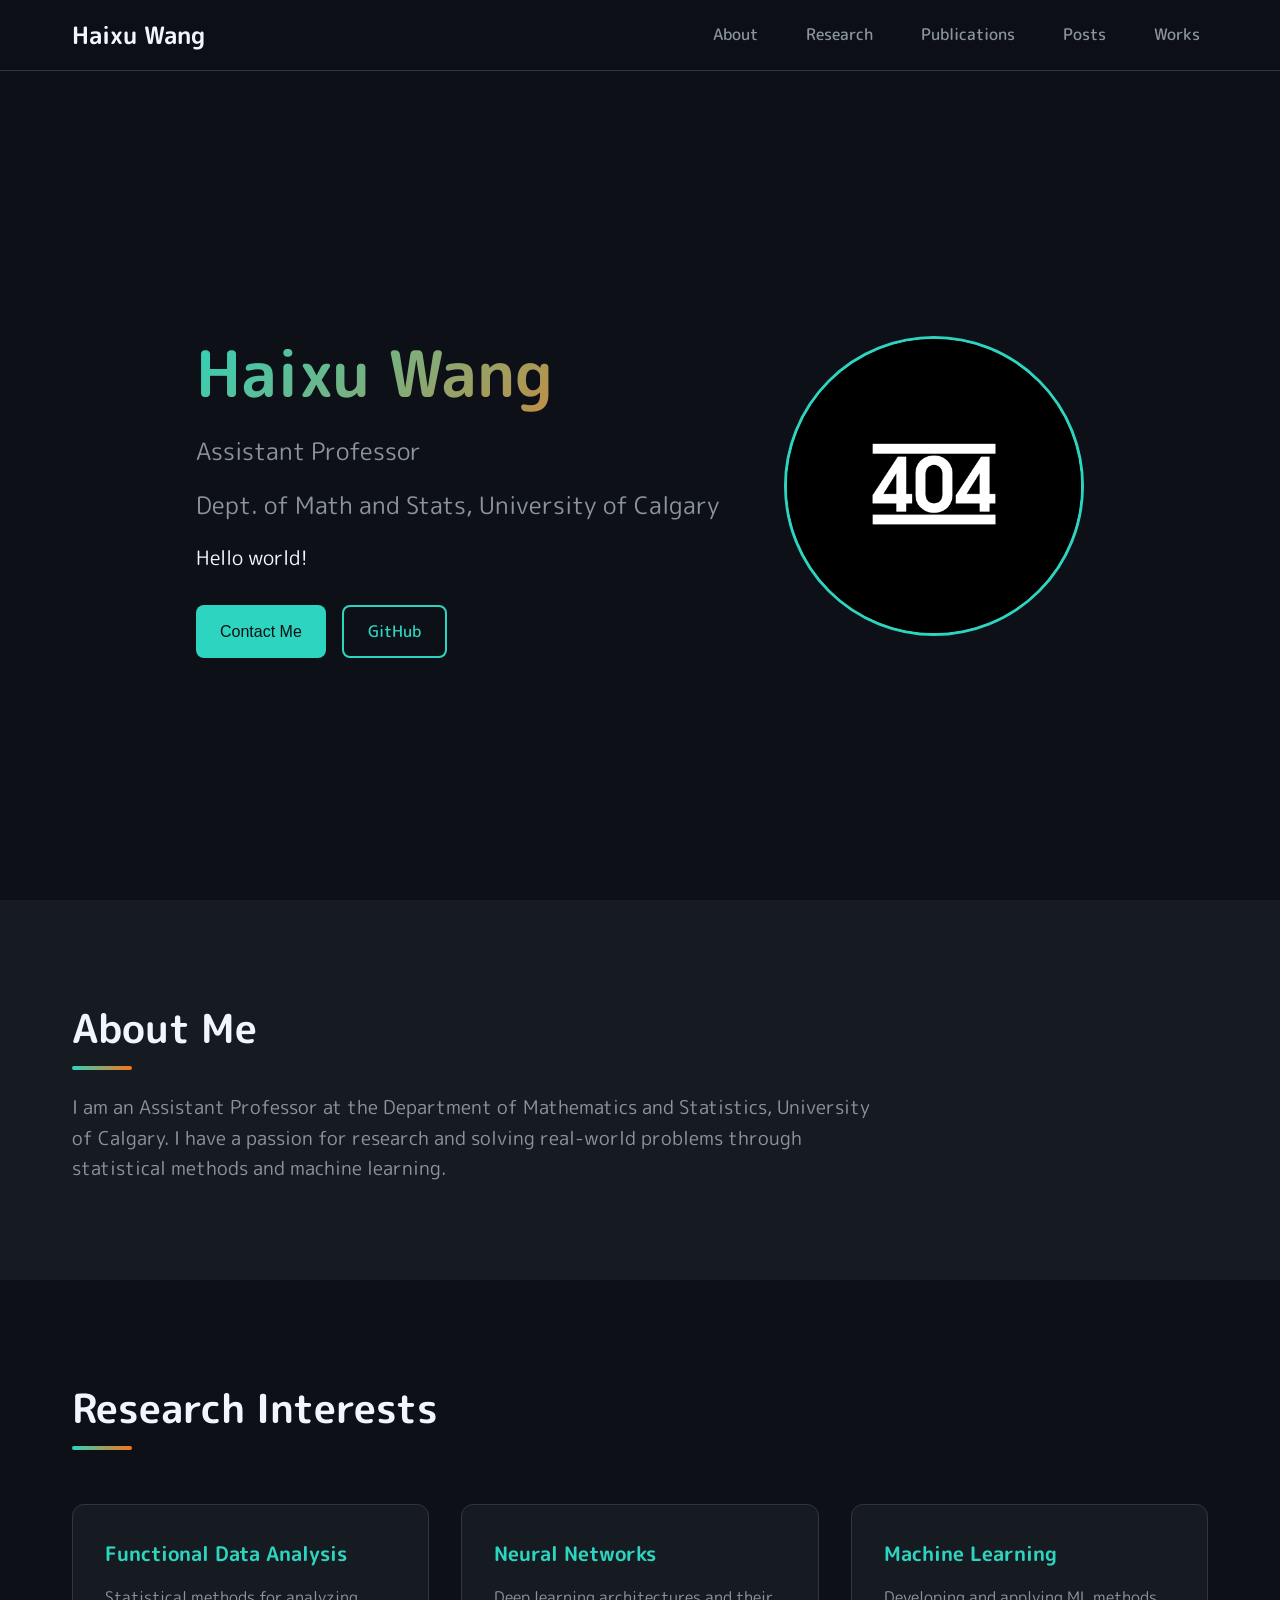
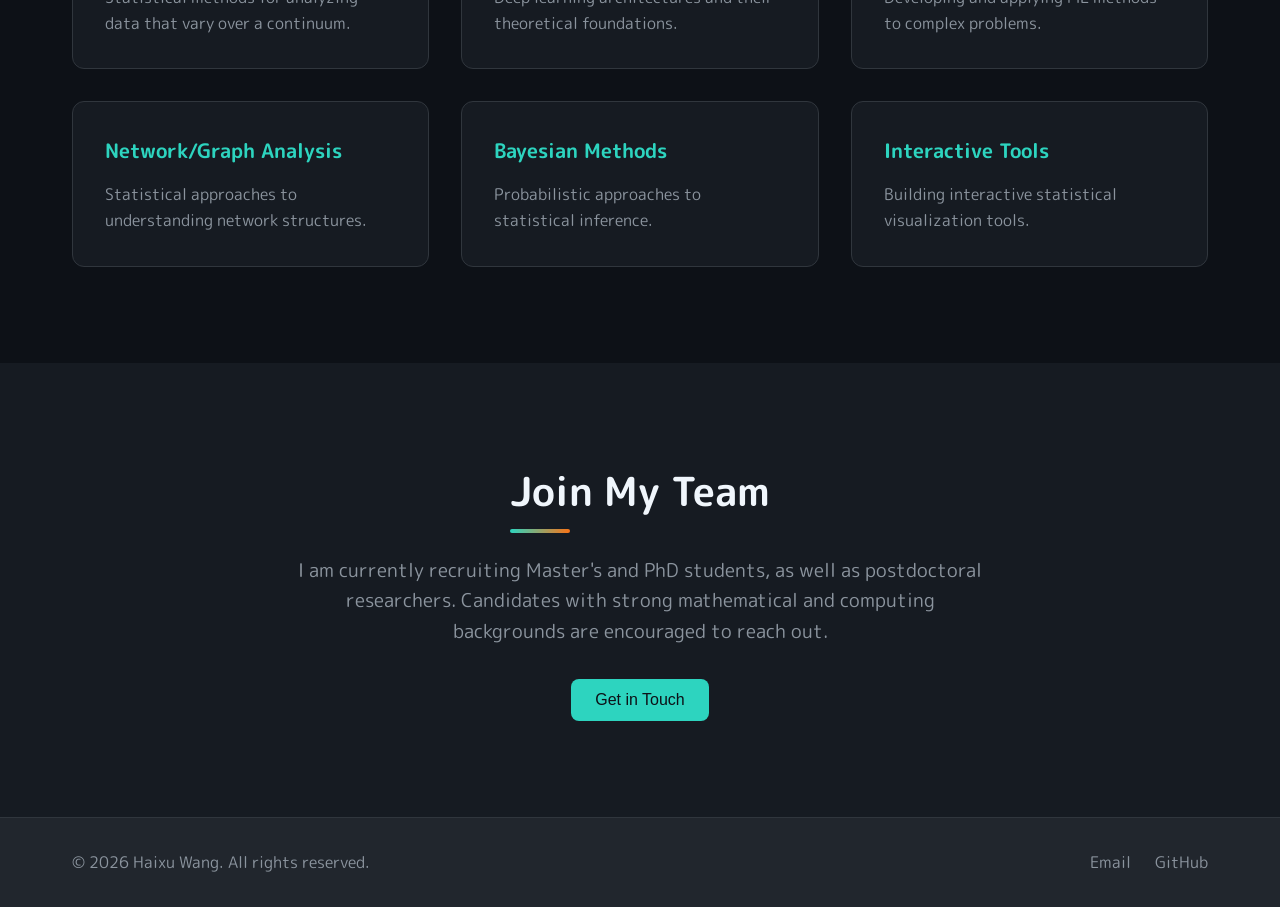
<file: index.html>
<!DOCTYPE html>
<html lang="en">
<head>
    <meta charset="UTF-8">
    <meta name="viewport" content="width=device-width, initial-scale=1.0">
    <title>Haixu Wang | Assistant Professor</title>
    <link rel="stylesheet" href="styles.css">
    <link rel="preconnect" href="https://fonts.googleapis.com">
    <link rel="preconnect" href="https://fonts.gstatic.com" crossorigin>
    <link href="https://fonts.googleapis.com/css2?family=M+PLUS+Rounded+1c:wght@300;400;500;700&display=swap" rel="stylesheet">
</head>
<body>
    <header>
        <nav class="navbar">
            <div class="nav-brand">Haixu Wang</div>
            <ul class="nav-links">
                <li><a href="#about">About</a></li>
                <li><a href="#research">Research</a></li>
                <li><a href="publications.html">Publications</a></li>
                <li><a href="posts/">Posts</a></li>
                <li><a href="works/">Works</a></li>
            </ul>
            <button class="nav-toggle" aria-label="Toggle navigation">
                <span></span>
                <span></span>
                <span></span>
            </button>
        </nav>
    </header>

    <main>
        <section class="hero">
            <div class="hero-content">
                <div class="hero-text">
                    <h1>Haixu Wang</h1>
                    <p class="title">Assistant Professor</p>
                    <p class="title">Dept. of Math and Stats, University of Calgary</p>
                    <p class="tagline">Hello world!</p>
                    <div class="hero-buttons">
                        <button class="btn btn-primary" onclick="openContactModal()">Contact Me</button>
                        <a href="https://github.com/alex-haixuw" class="btn btn-secondary" target="_blank">GitHub</a>
                    </div>
                </div>
                <div class="hero-image">
                    <img src="profile_pic.png" alt="Haixu Wang" class="profile-image">
                </div>
            </div>
        </section>

        <section id="about" class="section about">
            <div class="container">
                <h2>About Me</h2>
                <p>I am an Assistant Professor at the Department of Mathematics and Statistics, University of Calgary. I have a passion for research and solving real-world problems through statistical methods and machine learning.</p>
            </div>
        </section>

        <section id="research" class="section research">
            <div class="container">
                <h2>Research Interests</h2>
                <div class="research-grid">
                    <div class="research-card">
                        <h3>Functional Data Analysis</h3>
                        <p>Statistical methods for analyzing data that vary over a continuum.</p>
                    </div>
                    <div class="research-card">
                        <h3>Neural Networks</h3>
                        <p>Deep learning architectures and their theoretical foundations.</p>
                    </div>
                    <div class="research-card">
                        <h3>Machine Learning</h3>
                        <p>Developing and applying ML methods to complex problems.</p>
                    </div>
                    <div class="research-card">
                        <h3>Network/Graph Analysis</h3>
                        <p>Statistical approaches to understanding network structures.</p>
                    </div>
                    <div class="research-card">
                        <h3>Bayesian Methods</h3>
                        <p>Probabilistic approaches to statistical inference.</p>
                    </div>
                    <div class="research-card">
                        <h3>Interactive Tools</h3>
                        <p>Building interactive statistical visualization tools.</p>
                    </div>
                </div>
            </div>
        </section>

        <section class="section recruitment">
            <div class="container">
                <h2>Join My Team</h2>
                <p>I am currently recruiting Master's and PhD students, as well as postdoctoral researchers. Candidates with strong mathematical and computing backgrounds are encouraged to reach out.</p>
                <button class="btn btn-primary" onclick="openContactModal()">Get in Touch</button>
            </div>
        </section>
    </main>

    <footer>
        <div class="container">
            <div class="footer-content">
                <p>&copy; 2026 Haixu Wang. All rights reserved.</p>
                <div class="footer-links">
                    <a href="#" onclick="openContactModal(); return false;">Email</a>
                    <a href="https://github.com/alex-haixuw" target="_blank">GitHub</a>
                </div>
            </div>
        </div>
    </footer>

    <!-- Contact Modal -->
    <div id="contact-modal" class="modal" onclick="closeContactModal(event)">
        <div class="modal-content">
            <button class="modal-close" onclick="closeContactModal()">&times;</button>
            <h3>Get in Touch</h3>
            <p>Feel free to reach out via email:</p>
            <div class="email-display">
                <span id="email-text">haixu.wang@ucalgary.ca</span>
                <button class="copy-btn" onclick="copyEmail()">Copy</button>
            </div>
            <p class="copy-feedback" id="copy-feedback">Copied to clipboard!</p>
        </div>
    </div>

    <script src="script.js"></script>
</body>
</html>
</file>
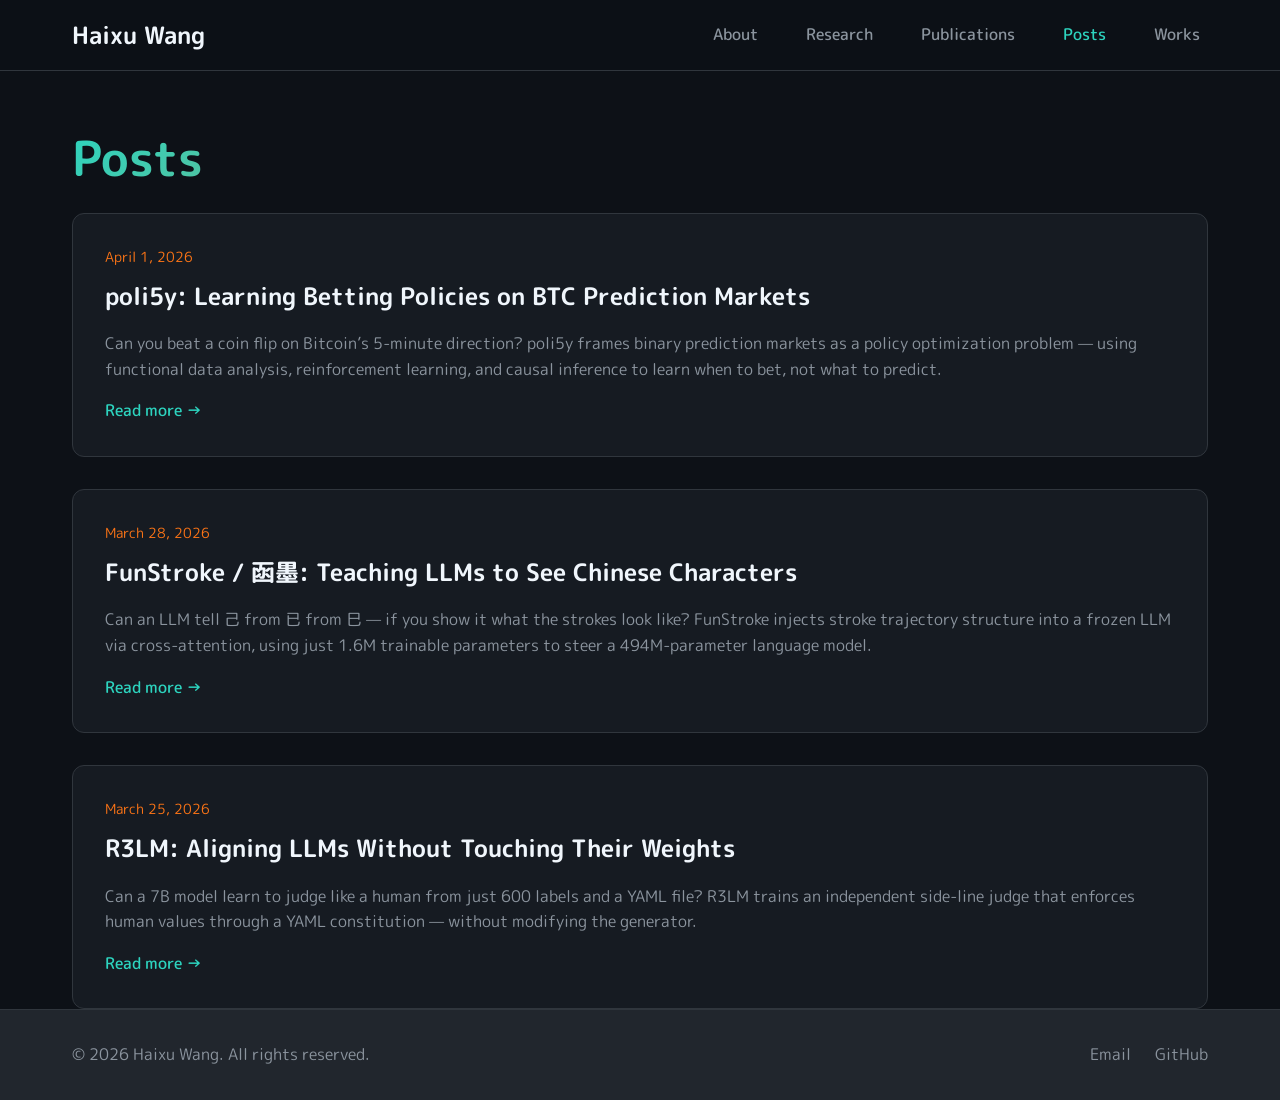
<file: posts/index.html>
<!DOCTYPE html>
<html lang="en">
<head>
    <meta charset="UTF-8">
    <meta name="viewport" content="width=device-width, initial-scale=1.0">
    <title>Posts | Haixu Wang</title>
    <link rel="stylesheet" href="../styles.css">
    <link rel="preconnect" href="https://fonts.googleapis.com">
    <link rel="preconnect" href="https://fonts.gstatic.com" crossorigin>
    <link href="https://fonts.googleapis.com/css2?family=M+PLUS+Rounded+1c:wght@300;400;500;700&display=swap" rel="stylesheet">
</head>
<body>
    <header>
        <nav class="navbar">
            <a href="../index.html" class="nav-brand">Haixu Wang</a>
            <ul class="nav-links">
                <li><a href="../index.html#about">About</a></li>
                <li><a href="../index.html#research">Research</a></li>
                <li><a href="../publications.html">Publications</a></li>
                <li><a href="./" class="active">Posts</a></li>
                <li><a href="../works/">Works</a></li>
            </ul>
            <button class="nav-toggle" aria-label="Toggle navigation">
                <span></span>
                <span></span>
                <span></span>
            </button>
        </nav>
    </header>

    <main class="page-content">
        <div class="container">
            <h1 class="page-title">Posts</h1>

            <div class="posts-grid">
                <article class="post-card">
                    <div class="post-date">April 1, 2026</div>
                    <h2><a href="poli5y.html">poli5y: Learning Betting Policies on BTC Prediction Markets</a></h2>
                    <p>Can you beat a coin flip on Bitcoin&rsquo;s 5-minute direction? poli5y frames binary prediction markets as a policy optimization problem &mdash; using functional data analysis, reinforcement learning, and causal inference to learn when to bet, not what to predict.</p>
                    <a href="poli5y.html" class="read-more">Read more &rarr;</a>
                </article>

                <article class="post-card">
                    <div class="post-date">March 28, 2026</div>
                    <h2><a href="funstroke.html">FunStroke / 函墨: Teaching LLMs to See Chinese Characters</a></h2>
                    <p>Can an LLM tell 己 from 已 from 巳 &mdash; if you show it what the strokes look like? FunStroke injects stroke trajectory structure into a frozen LLM via cross-attention, using just 1.6M trainable parameters to steer a 494M-parameter language model.</p>
                    <a href="funstroke.html" class="read-more">Read more &rarr;</a>
                </article>

                <article class="post-card">
                    <div class="post-date">March 25, 2026</div>
                    <h2><a href="r3lm.html">R3LM: Aligning LLMs Without Touching Their Weights</a></h2>
                    <p>Can a 7B model learn to judge like a human from just 600 labels and a YAML file? R3LM trains an independent side-line judge that enforces human values through a YAML constitution &mdash; without modifying the generator.</p>
                    <a href="r3lm.html" class="read-more">Read more &rarr;</a>
                </article>
            </div>
        </div>
    </main>

    <footer>
        <div class="container">
            <div class="footer-content">
                <p>&copy; 2026 Haixu Wang. All rights reserved.</p>
                <div class="footer-links">
                    <a href="#" onclick="openContactModal(); return false;">Email</a>
                    <a href="https://github.com/alex-haixuw" target="_blank">GitHub</a>
                </div>
            </div>
        </div>
    </footer>

    <!-- Contact Modal -->
    <div id="contact-modal" class="modal" onclick="closeContactModal(event)">
        <div class="modal-content">
            <button class="modal-close" onclick="closeContactModal()">&times;</button>
            <h3>Get in Touch</h3>
            <p>Feel free to reach out via email:</p>
            <div class="email-display">
                <span id="email-text">haixu.wang@ucalgary.ca</span>
                <button class="copy-btn" onclick="copyEmail()">Copy</button>
            </div>
            <p class="copy-feedback" id="copy-feedback">Copied to clipboard!</p>
        </div>
    </div>

    <script src="../script.js"></script>
</body>
</html>
</file>
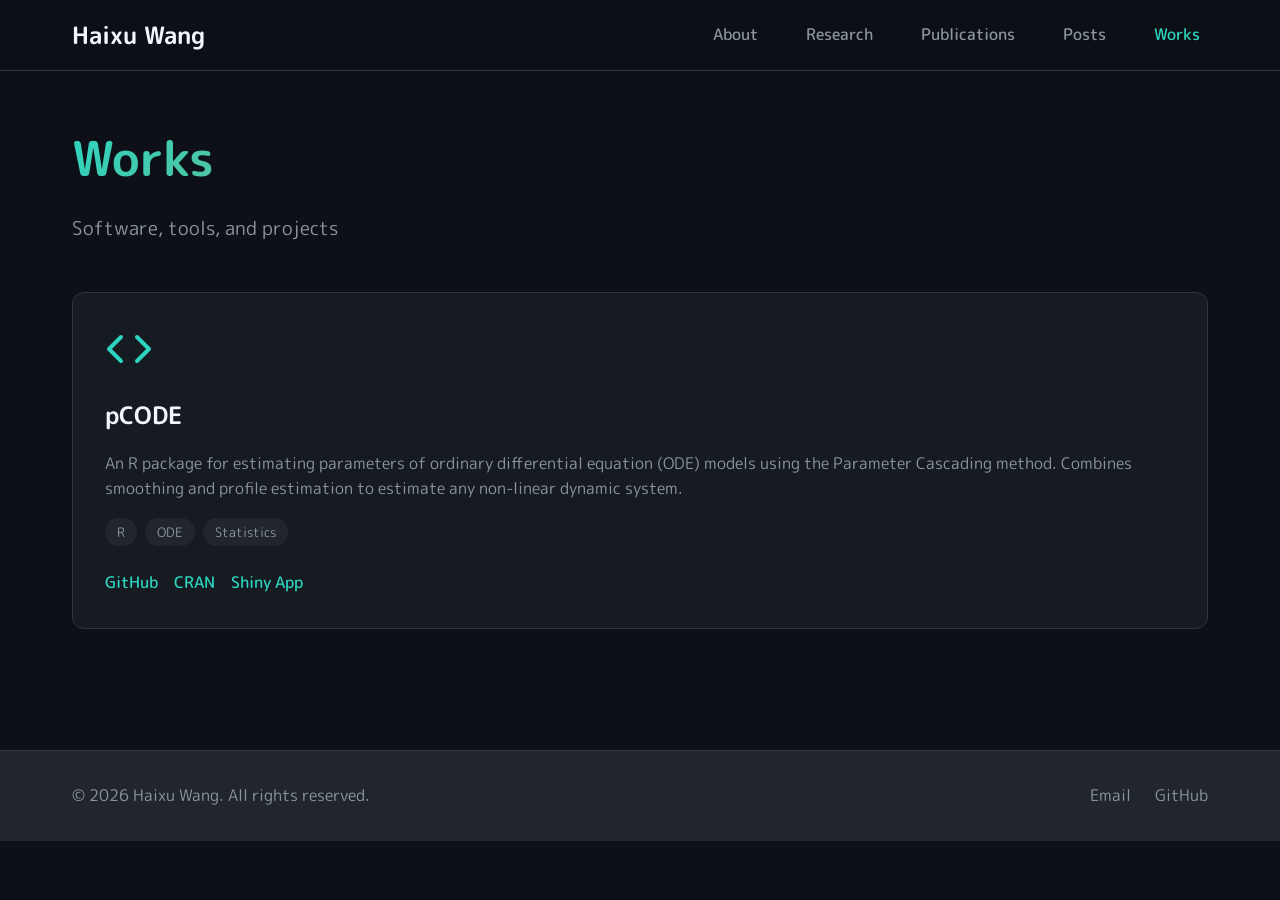
<file: works/index.html>
<!DOCTYPE html>
<html lang="en">
<head>
    <meta charset="UTF-8">
    <meta name="viewport" content="width=device-width, initial-scale=1.0">
    <title>Works | Haixu Wang</title>
    <link rel="stylesheet" href="../styles.css">
    <link rel="preconnect" href="https://fonts.googleapis.com">
    <link rel="preconnect" href="https://fonts.gstatic.com" crossorigin>
    <link href="https://fonts.googleapis.com/css2?family=M+PLUS+Rounded+1c:wght@300;400;500;700&display=swap" rel="stylesheet">
</head>
<body>
    <header>
        <nav class="navbar">
            <a href="../index.html" class="nav-brand">Haixu Wang</a>
            <ul class="nav-links">
                <li><a href="../index.html#about">About</a></li>
                <li><a href="../index.html#research">Research</a></li>
                <li><a href="../publications.html">Publications</a></li>
                <li><a href="../posts/">Posts</a></li>
                <li><a href="./" class="active">Works</a></li>
            </ul>
            <button class="nav-toggle" aria-label="Toggle navigation">
                <span></span>
                <span></span>
                <span></span>
            </button>
        </nav>
    </header>

    <main class="page-content">
        <div class="container">
            <h1 class="page-title">Works</h1>
            <p class="page-subtitle">Software, tools, and projects</p>

            <div class="works-grid">
                <article class="work-card">
                    <div class="work-icon">
                        <svg xmlns="http://www.w3.org/2000/svg" width="48" height="48" viewBox="0 0 24 24" fill="none" stroke="currentColor" stroke-width="2" stroke-linecap="round" stroke-linejoin="round">
                            <polyline points="16 18 22 12 16 6"></polyline>
                            <polyline points="8 6 2 12 8 18"></polyline>
                        </svg>
                    </div>
                    <h2>pCODE</h2>
                    <p>An R package for estimating parameters of ordinary differential equation (ODE) models using the Parameter Cascading method. Combines smoothing and profile estimation to estimate any non-linear dynamic system.</p>
                    <div class="work-tags">
                        <span class="tag">R</span>
                        <span class="tag">ODE</span>
                        <span class="tag">Statistics</span>
                    </div>
                    <div class="work-links">
                        <a href="https://github.com/alex-haixuw/PCODE" class="work-link" target="_blank">GitHub</a>
                        <a href="https://cran.r-project.org/package=pCODE" class="work-link" target="_blank">CRAN</a>
                        <a href="https://pcode.shinyapps.io/pcode" class="work-link" target="_blank">Shiny App</a>
                    </div>
                </article>

                <!-- Add more works here -->
            </div>
        </div>
    </main>

    <footer>
        <div class="container">
            <div class="footer-content">
                <p>&copy; 2026 Haixu Wang. All rights reserved.</p>
                <div class="footer-links">
                    <a href="#" onclick="openContactModal(); return false;">Email</a>
                    <a href="https://github.com/alex-haixuw" target="_blank">GitHub</a>
                </div>
            </div>
        </div>
    </footer>

    <!-- Contact Modal -->
    <div id="contact-modal" class="modal" onclick="closeContactModal(event)">
        <div class="modal-content">
            <button class="modal-close" onclick="closeContactModal()">&times;</button>
            <h3>Get in Touch</h3>
            <p>Feel free to reach out via email:</p>
            <div class="email-display">
                <span id="email-text">haixu.wang@ucalgary.ca</span>
                <button class="copy-btn" onclick="copyEmail()">Copy</button>
            </div>
            <p class="copy-feedback" id="copy-feedback">Copied to clipboard!</p>
        </div>
    </div>

    <script src="../script.js"></script>
</body>
</html>
</file>
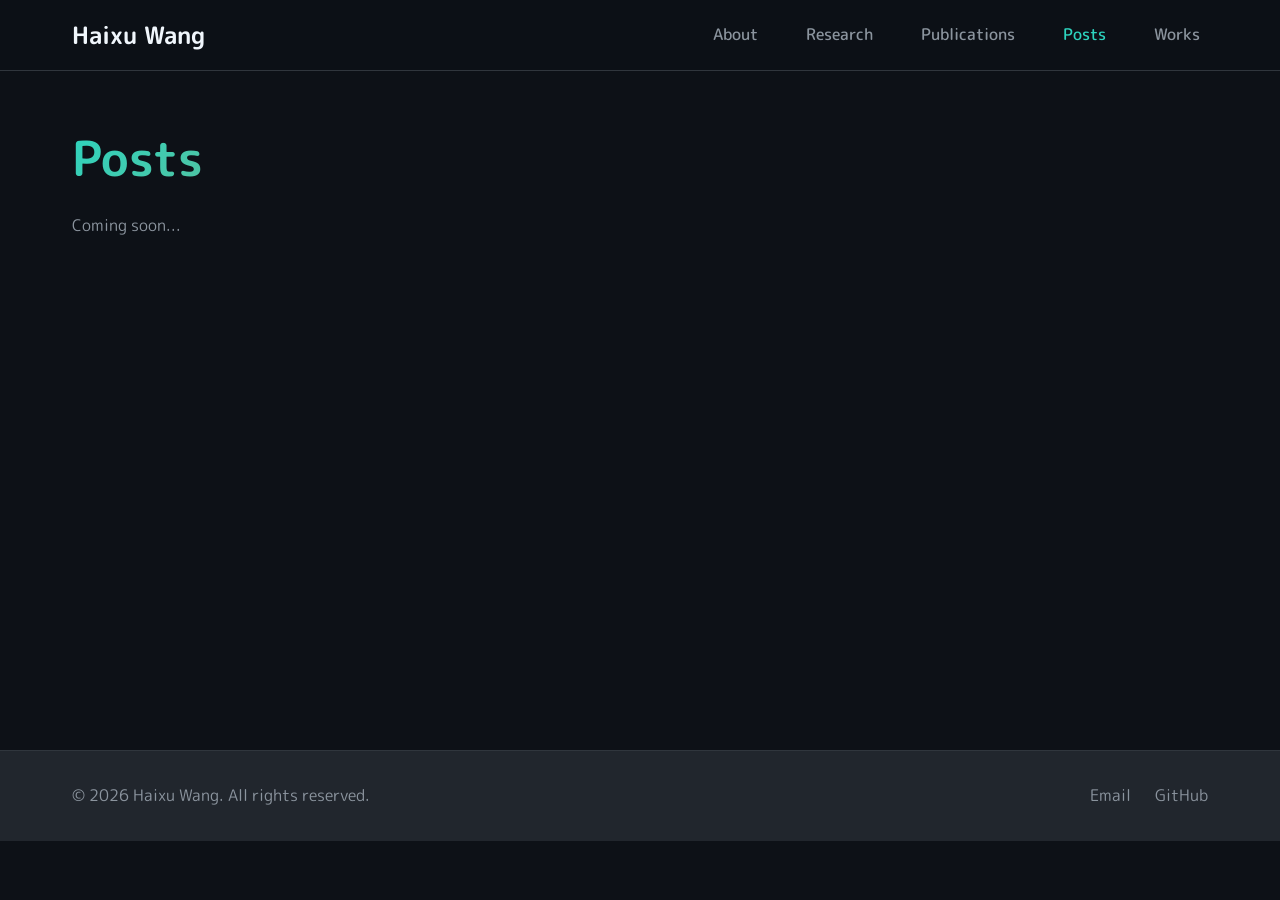
<file: posts.html>
<!DOCTYPE html>
<html lang="en">
<head>
    <meta charset="UTF-8">
    <meta name="viewport" content="width=device-width, initial-scale=1.0">
    <title>Posts | Haixu Wang</title>
    <link rel="stylesheet" href="styles.css">
    <link rel="preconnect" href="https://fonts.googleapis.com">
    <link rel="preconnect" href="https://fonts.gstatic.com" crossorigin>
    <link href="https://fonts.googleapis.com/css2?family=M+PLUS+Rounded+1c:wght@300;400;500;700&display=swap" rel="stylesheet">
</head>
<body>
    <header>
        <nav class="navbar">
            <a href="index.html" class="nav-brand">Haixu Wang</a>
            <ul class="nav-links">
                <li><a href="index.html#about">About</a></li>
                <li><a href="index.html#research">Research</a></li>
                <li><a href="publications.html">Publications</a></li>
                <li><a href="posts.html" class="active">Posts</a></li>
                <li><a href="works.html">Works</a></li>
            </ul>
            <button class="nav-toggle" aria-label="Toggle navigation">
                <span></span>
                <span></span>
                <span></span>
            </button>
        </nav>
    </header>

    <main class="page-content">
        <div class="container">
            <h1 class="page-title">Posts</h1>

            <div class="posts-grid">
                <p style="color: var(--text-secondary);">Coming soon...</p>
                <!-- Add more posts here -->
            </div>
        </div>
    </main>

    <footer>
        <div class="container">
            <div class="footer-content">
                <p>&copy; 2026 Haixu Wang. All rights reserved.</p>
                <div class="footer-links">
                    <a href="#" onclick="openContactModal(); return false;">Email</a>
                    <a href="https://github.com/alex-haixuw" target="_blank">GitHub</a>
                </div>
            </div>
        </div>
    </footer>

    <!-- Contact Modal -->
    <div id="contact-modal" class="modal" onclick="closeContactModal(event)">
        <div class="modal-content">
            <button class="modal-close" onclick="closeContactModal()">&times;</button>
            <h3>Get in Touch</h3>
            <p>Feel free to reach out via email:</p>
            <div class="email-display">
                <span id="email-text">haixu.wang@ucalgary.ca</span>
                <button class="copy-btn" onclick="copyEmail()">Copy</button>
            </div>
            <p class="copy-feedback" id="copy-feedback">Copied to clipboard!</p>
        </div>
    </div>

    <script src="script.js"></script>
</body>
</html>
</file>
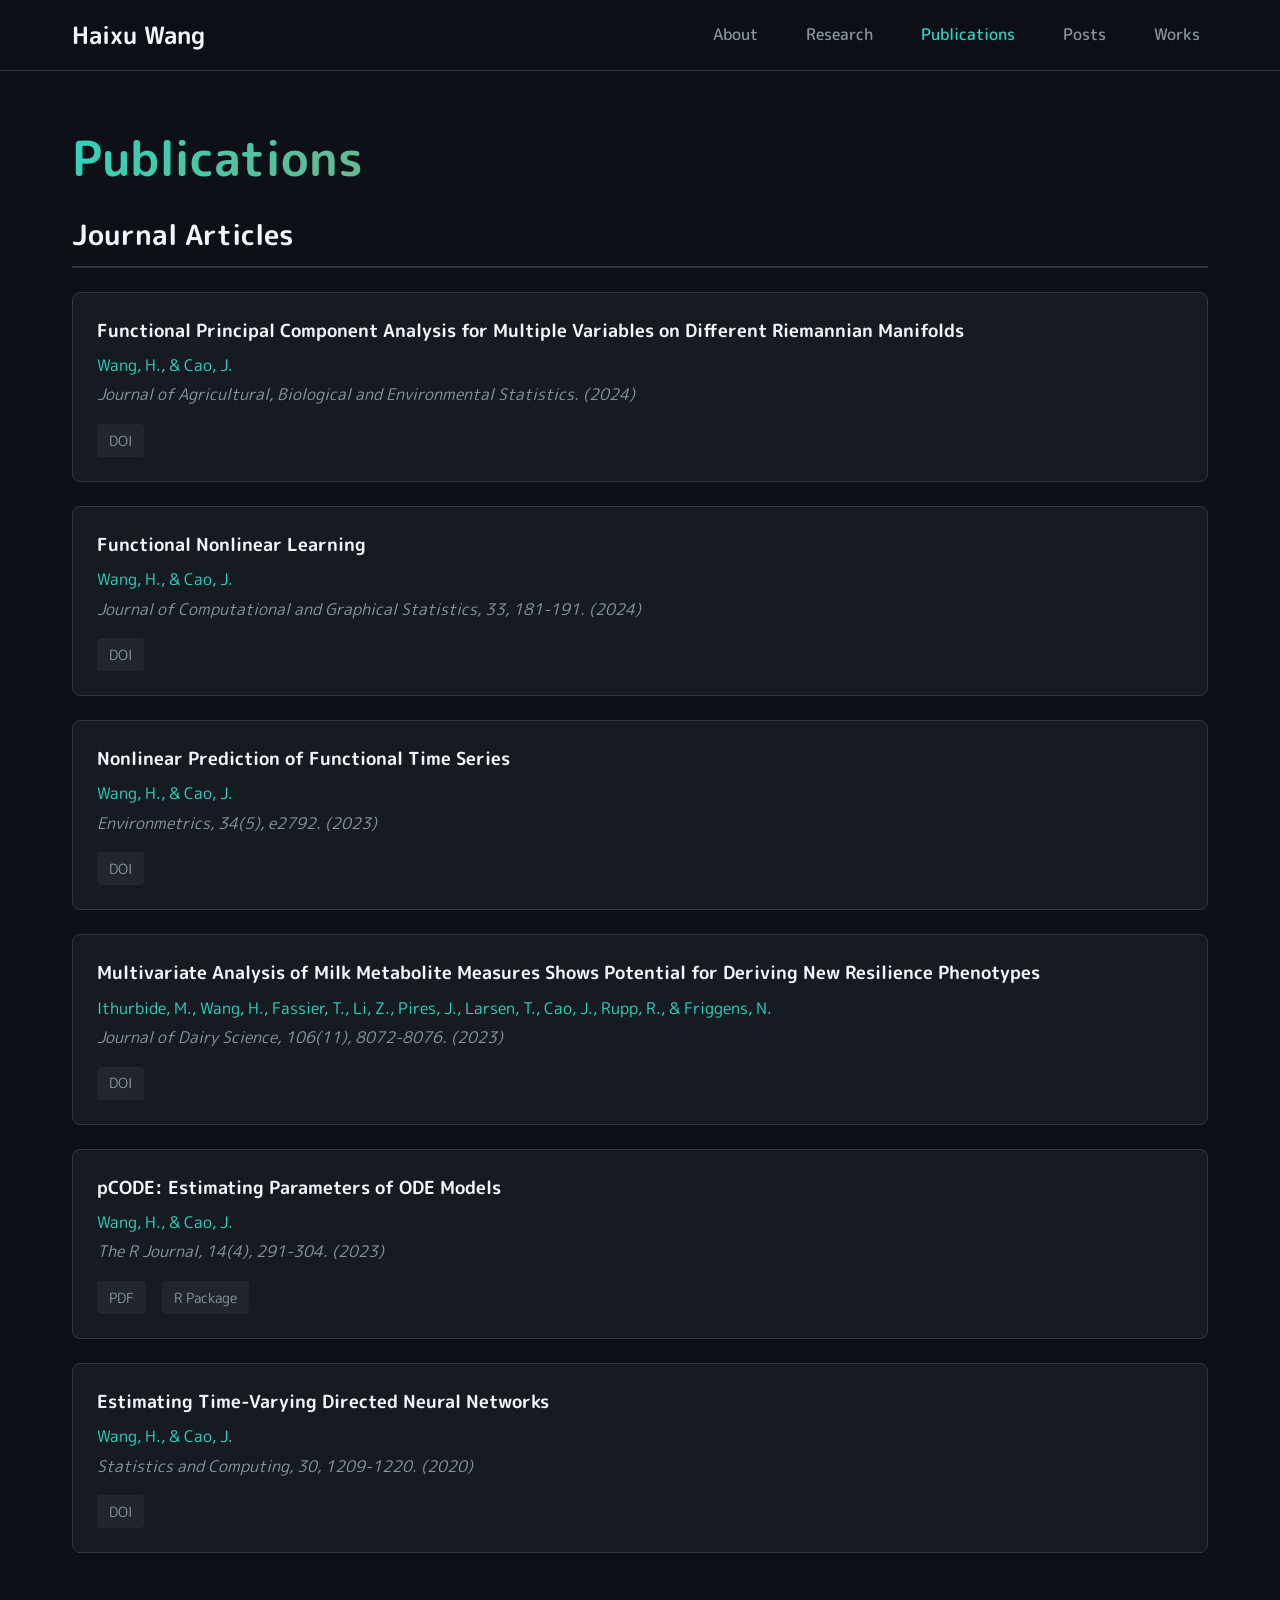
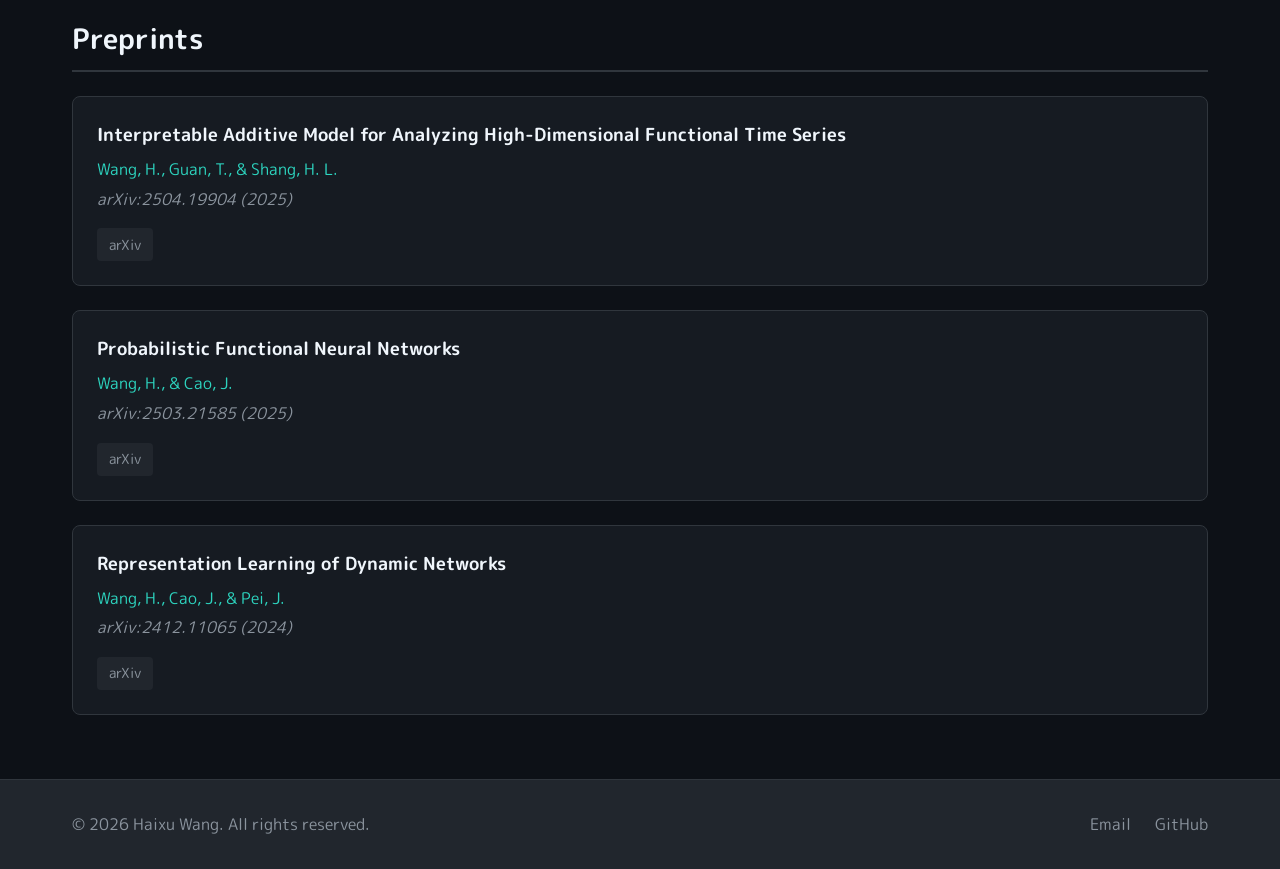
<file: publications.html>
<!DOCTYPE html>
<html lang="en">
<head>
    <meta charset="UTF-8">
    <meta name="viewport" content="width=device-width, initial-scale=1.0">
    <title>Publications | Haixu Wang</title>
    <link rel="stylesheet" href="styles.css">
    <link rel="preconnect" href="https://fonts.googleapis.com">
    <link rel="preconnect" href="https://fonts.gstatic.com" crossorigin>
    <link href="https://fonts.googleapis.com/css2?family=M+PLUS+Rounded+1c:wght@300;400;500;700&display=swap" rel="stylesheet">
</head>
<body>
    <header>
        <nav class="navbar">
            <a href="index.html" class="nav-brand">Haixu Wang</a>
            <ul class="nav-links">
                <li><a href="index.html#about">About</a></li>
                <li><a href="index.html#research">Research</a></li>
                <li><a href="publications.html" class="active">Publications</a></li>
                <li><a href="posts/">Posts</a></li>
                <li><a href="works/">Works</a></li>
            </ul>
            <button class="nav-toggle" aria-label="Toggle navigation">
                <span></span>
                <span></span>
                <span></span>
            </button>
        </nav>
    </header>

    <main class="page-content">
        <div class="container">
            <h1 class="page-title">Publications</h1>

            <section class="publication-section">
                <h2>Journal Articles</h2>
                <div class="publication-list">
                    <article class="publication-item">
                        <h3>Functional Principal Component Analysis for Multiple Variables on Different Riemannian Manifolds</h3>
                        <p class="authors">Wang, H., & Cao, J.</p>
                        <p class="journal">Journal of Agricultural, Biological and Environmental Statistics. (2024)</p>
                        <div class="publication-links">
                            <a href="https://doi.org/10.1007/s13253-024-00637-7" class="pub-link" target="_blank">DOI</a>
                        </div>
                    </article>
                    <article class="publication-item">
                        <h3>Functional Nonlinear Learning</h3>
                        <p class="authors">Wang, H., & Cao, J.</p>
                        <p class="journal">Journal of Computational and Graphical Statistics, 33, 181-191. (2024)</p>
                        <div class="publication-links">
                            <a href="https://doi.org/10.1080/10618600.2023.2233581" class="pub-link" target="_blank">DOI</a>
                        </div>
                    </article>
                    <article class="publication-item">
                        <h3>Nonlinear Prediction of Functional Time Series</h3>
                        <p class="authors">Wang, H., & Cao, J.</p>
                        <p class="journal">Environmetrics, 34(5), e2792. (2023)</p>
                        <div class="publication-links">
                            <a href="https://doi.org/10.1002/env.2792" class="pub-link" target="_blank">DOI</a>
                        </div>
                    </article>
                    <article class="publication-item">
                        <h3>Multivariate Analysis of Milk Metabolite Measures Shows Potential for Deriving New Resilience Phenotypes</h3>
                        <p class="authors">Ithurbide, M., Wang, H., Fassier, T., Li, Z., Pires, J., Larsen, T., Cao, J., Rupp, R., & Friggens, N.</p>
                        <p class="journal">Journal of Dairy Science, 106(11), 8072-8076. (2023)</p>
                        <div class="publication-links">
                            <a href="https://doi.org/10.3168/jds.2023-23332" class="pub-link" target="_blank">DOI</a>
                        </div>
                    </article>
                    <article class="publication-item">
                        <h3>pCODE: Estimating Parameters of ODE Models</h3>
                        <p class="authors">Wang, H., & Cao, J.</p>
                        <p class="journal">The R Journal, 14(4), 291-304. (2023)</p>
                        <div class="publication-links">
                            <a href="https://journal.r-project.org/articles/RJ-2023-018/" class="pub-link" target="_blank">PDF</a>
                            <a href="https://cran.r-project.org/package=pCODE" class="pub-link" target="_blank">R Package</a>
                        </div>
                    </article>
                    <article class="publication-item">
                        <h3>Estimating Time-Varying Directed Neural Networks</h3>
                        <p class="authors">Wang, H., & Cao, J.</p>
                        <p class="journal">Statistics and Computing, 30, 1209-1220. (2020)</p>
                        <div class="publication-links">
                            <a href="https://doi.org/10.1007/s11222-020-09941-x" class="pub-link" target="_blank">DOI</a>
                        </div>
                    </article>
                </div>
            </section>

            <section class="publication-section">
                <h2>Preprints</h2>
                <div class="publication-list">
                    <article class="publication-item">
                        <h3>Interpretable Additive Model for Analyzing High-Dimensional Functional Time Series</h3>
                        <p class="authors">Wang, H., Guan, T., & Shang, H. L.</p>
                        <p class="journal">arXiv:2504.19904 (2025)</p>
                        <div class="publication-links">
                            <a href="https://arxiv.org/abs/2504.19904" class="pub-link" target="_blank">arXiv</a>
                        </div>
                    </article>
                    <article class="publication-item">
                        <h3>Probabilistic Functional Neural Networks</h3>
                        <p class="authors">Wang, H., & Cao, J.</p>
                        <p class="journal">arXiv:2503.21585 (2025)</p>
                        <div class="publication-links">
                            <a href="https://arxiv.org/abs/2503.21585" class="pub-link" target="_blank">arXiv</a>
                        </div>
                    </article>
                    <article class="publication-item">
                        <h3>Representation Learning of Dynamic Networks</h3>
                        <p class="authors">Wang, H., Cao, J., & Pei, J.</p>
                        <p class="journal">arXiv:2412.11065 (2024)</p>
                        <div class="publication-links">
                            <a href="https://arxiv.org/abs/2412.11065" class="pub-link" target="_blank">arXiv</a>
                        </div>
                    </article>
                </div>
            </section>
        </div>
    </main>

    <footer>
        <div class="container">
            <div class="footer-content">
                <p>&copy; 2026 Haixu Wang. All rights reserved.</p>
                <div class="footer-links">
                    <a href="#" onclick="openContactModal(); return false;">Email</a>
                    <a href="https://github.com/alex-haixuw" target="_blank">GitHub</a>
                </div>
            </div>
        </div>
    </footer>

    <!-- Contact Modal -->
    <div id="contact-modal" class="modal" onclick="closeContactModal(event)">
        <div class="modal-content">
            <button class="modal-close" onclick="closeContactModal()">&times;</button>
            <h3>Get in Touch</h3>
            <p>Feel free to reach out via email:</p>
            <div class="email-display">
                <span id="email-text">haixu.wang@ucalgary.ca</span>
                <button class="copy-btn" onclick="copyEmail()">Copy</button>
            </div>
            <p class="copy-feedback" id="copy-feedback">Copied to clipboard!</p>
        </div>
    </div>

    <script src="script.js"></script>
</body>
</html>
</file>
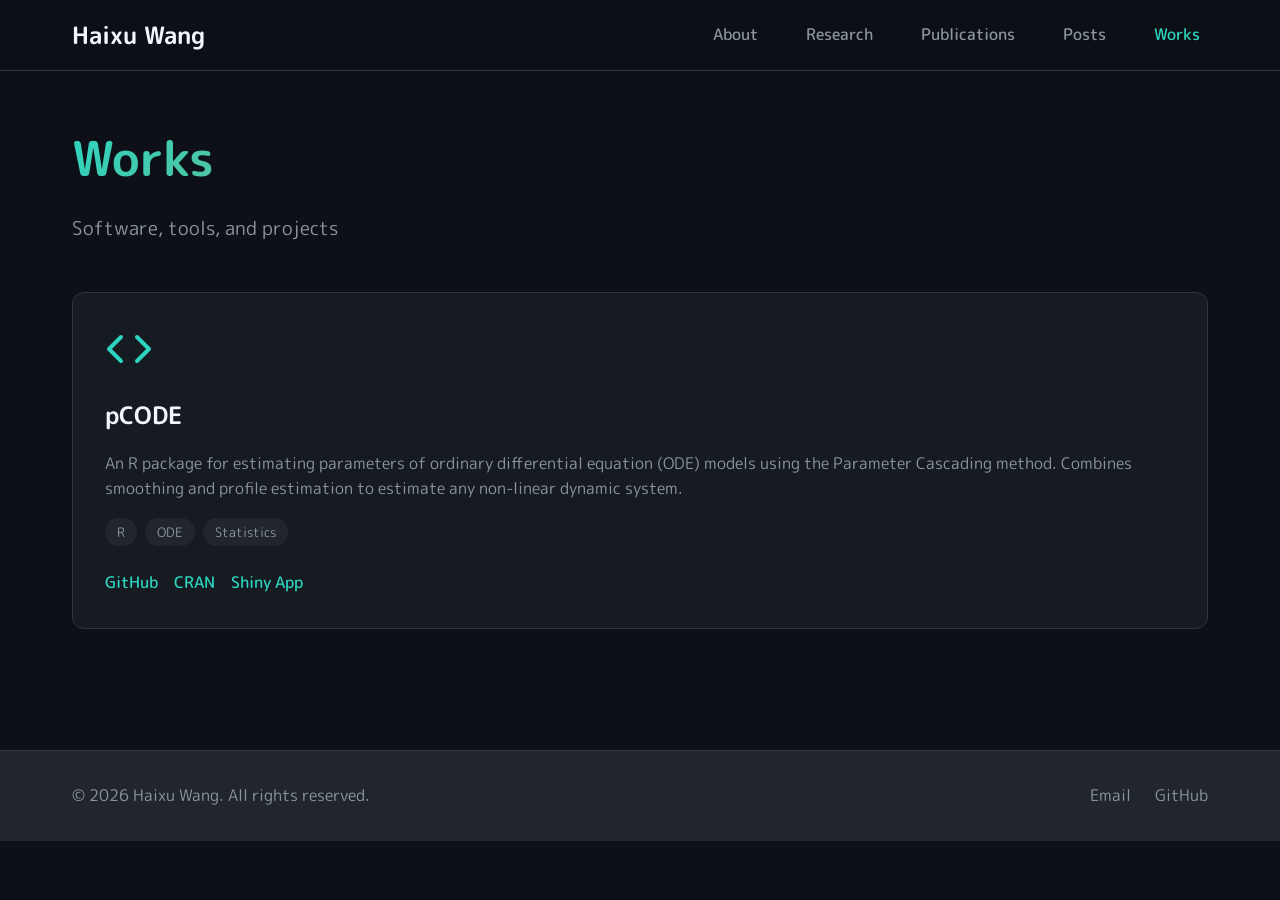
<file: works.html>
<!DOCTYPE html>
<html lang="en">
<head>
    <meta charset="UTF-8">
    <meta name="viewport" content="width=device-width, initial-scale=1.0">
    <title>Works | Haixu Wang</title>
    <link rel="stylesheet" href="styles.css">
    <link rel="preconnect" href="https://fonts.googleapis.com">
    <link rel="preconnect" href="https://fonts.gstatic.com" crossorigin>
    <link href="https://fonts.googleapis.com/css2?family=M+PLUS+Rounded+1c:wght@300;400;500;700&display=swap" rel="stylesheet">
</head>
<body>
    <header>
        <nav class="navbar">
            <a href="index.html" class="nav-brand">Haixu Wang</a>
            <ul class="nav-links">
                <li><a href="index.html#about">About</a></li>
                <li><a href="index.html#research">Research</a></li>
                <li><a href="publications.html">Publications</a></li>
                <li><a href="posts.html">Posts</a></li>
                <li><a href="works.html" class="active">Works</a></li>
            </ul>
            <button class="nav-toggle" aria-label="Toggle navigation">
                <span></span>
                <span></span>
                <span></span>
            </button>
        </nav>
    </header>

    <main class="page-content">
        <div class="container">
            <h1 class="page-title">Works</h1>
            <p class="page-subtitle">Software, tools, and projects</p>

            <div class="works-grid">
                <article class="work-card">
                    <div class="work-icon">
                        <svg xmlns="http://www.w3.org/2000/svg" width="48" height="48" viewBox="0 0 24 24" fill="none" stroke="currentColor" stroke-width="2" stroke-linecap="round" stroke-linejoin="round">
                            <polyline points="16 18 22 12 16 6"></polyline>
                            <polyline points="8 6 2 12 8 18"></polyline>
                        </svg>
                    </div>
                    <h2>pCODE</h2>
                    <p>An R package for estimating parameters of ordinary differential equation (ODE) models using the Parameter Cascading method. Combines smoothing and profile estimation to estimate any non-linear dynamic system.</p>
                    <div class="work-tags">
                        <span class="tag">R</span>
                        <span class="tag">ODE</span>
                        <span class="tag">Statistics</span>
                    </div>
                    <div class="work-links">
                        <a href="https://github.com/alex-haixuw/PCODE" class="work-link" target="_blank">GitHub</a>
                        <a href="https://cran.r-project.org/package=pCODE" class="work-link" target="_blank">CRAN</a>
                        <a href="https://pcode.shinyapps.io/pcode" class="work-link" target="_blank">Shiny App</a>
                    </div>
                </article>

                <!-- Add more works here -->
            </div>
        </div>
    </main>

    <footer>
        <div class="container">
            <div class="footer-content">
                <p>&copy; 2026 Haixu Wang. All rights reserved.</p>
                <div class="footer-links">
                    <a href="#" onclick="openContactModal(); return false;">Email</a>
                    <a href="https://github.com/alex-haixuw" target="_blank">GitHub</a>
                </div>
            </div>
        </div>
    </footer>

    <!-- Contact Modal -->
    <div id="contact-modal" class="modal" onclick="closeContactModal(event)">
        <div class="modal-content">
            <button class="modal-close" onclick="closeContactModal()">&times;</button>
            <h3>Get in Touch</h3>
            <p>Feel free to reach out via email:</p>
            <div class="email-display">
                <span id="email-text">haixu.wang@ucalgary.ca</span>
                <button class="copy-btn" onclick="copyEmail()">Copy</button>
            </div>
            <p class="copy-feedback" id="copy-feedback">Copied to clipboard!</p>
        </div>
    </div>

    <script src="script.js"></script>
</body>
</html>
</file>
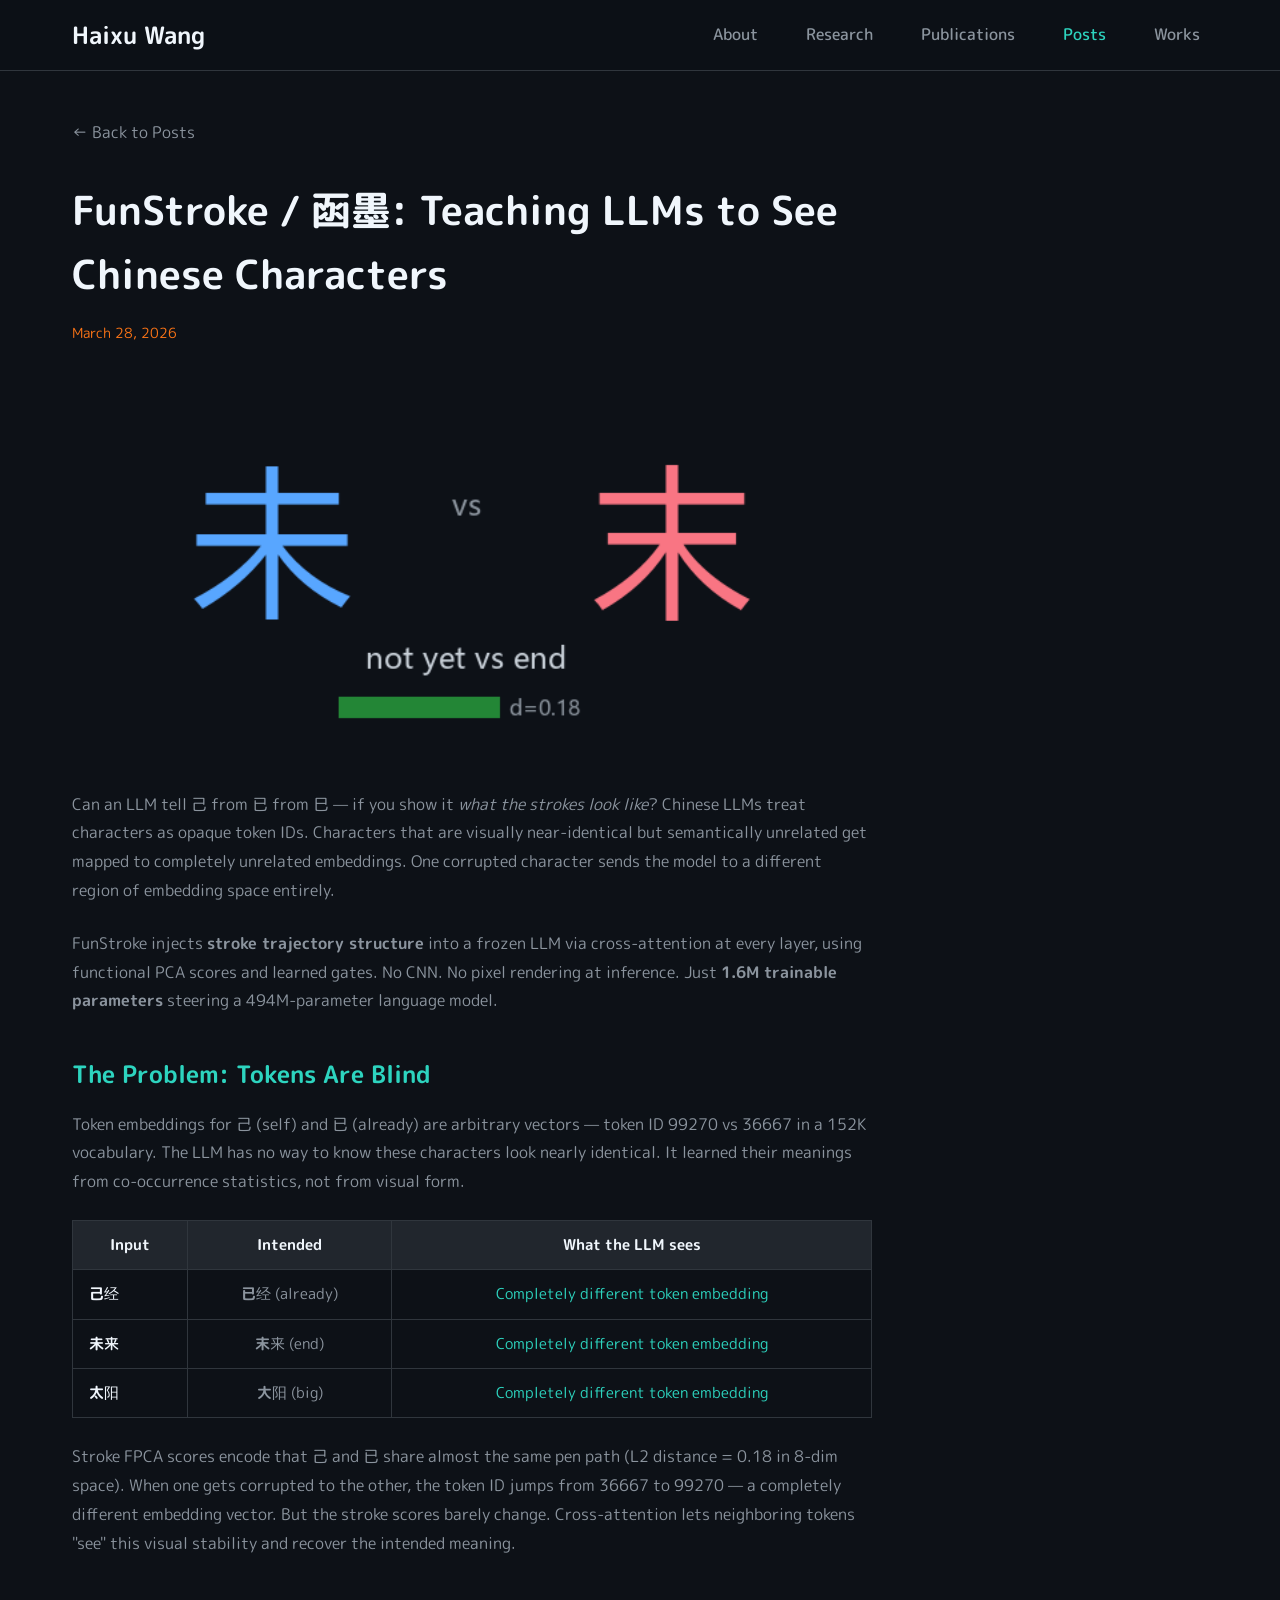
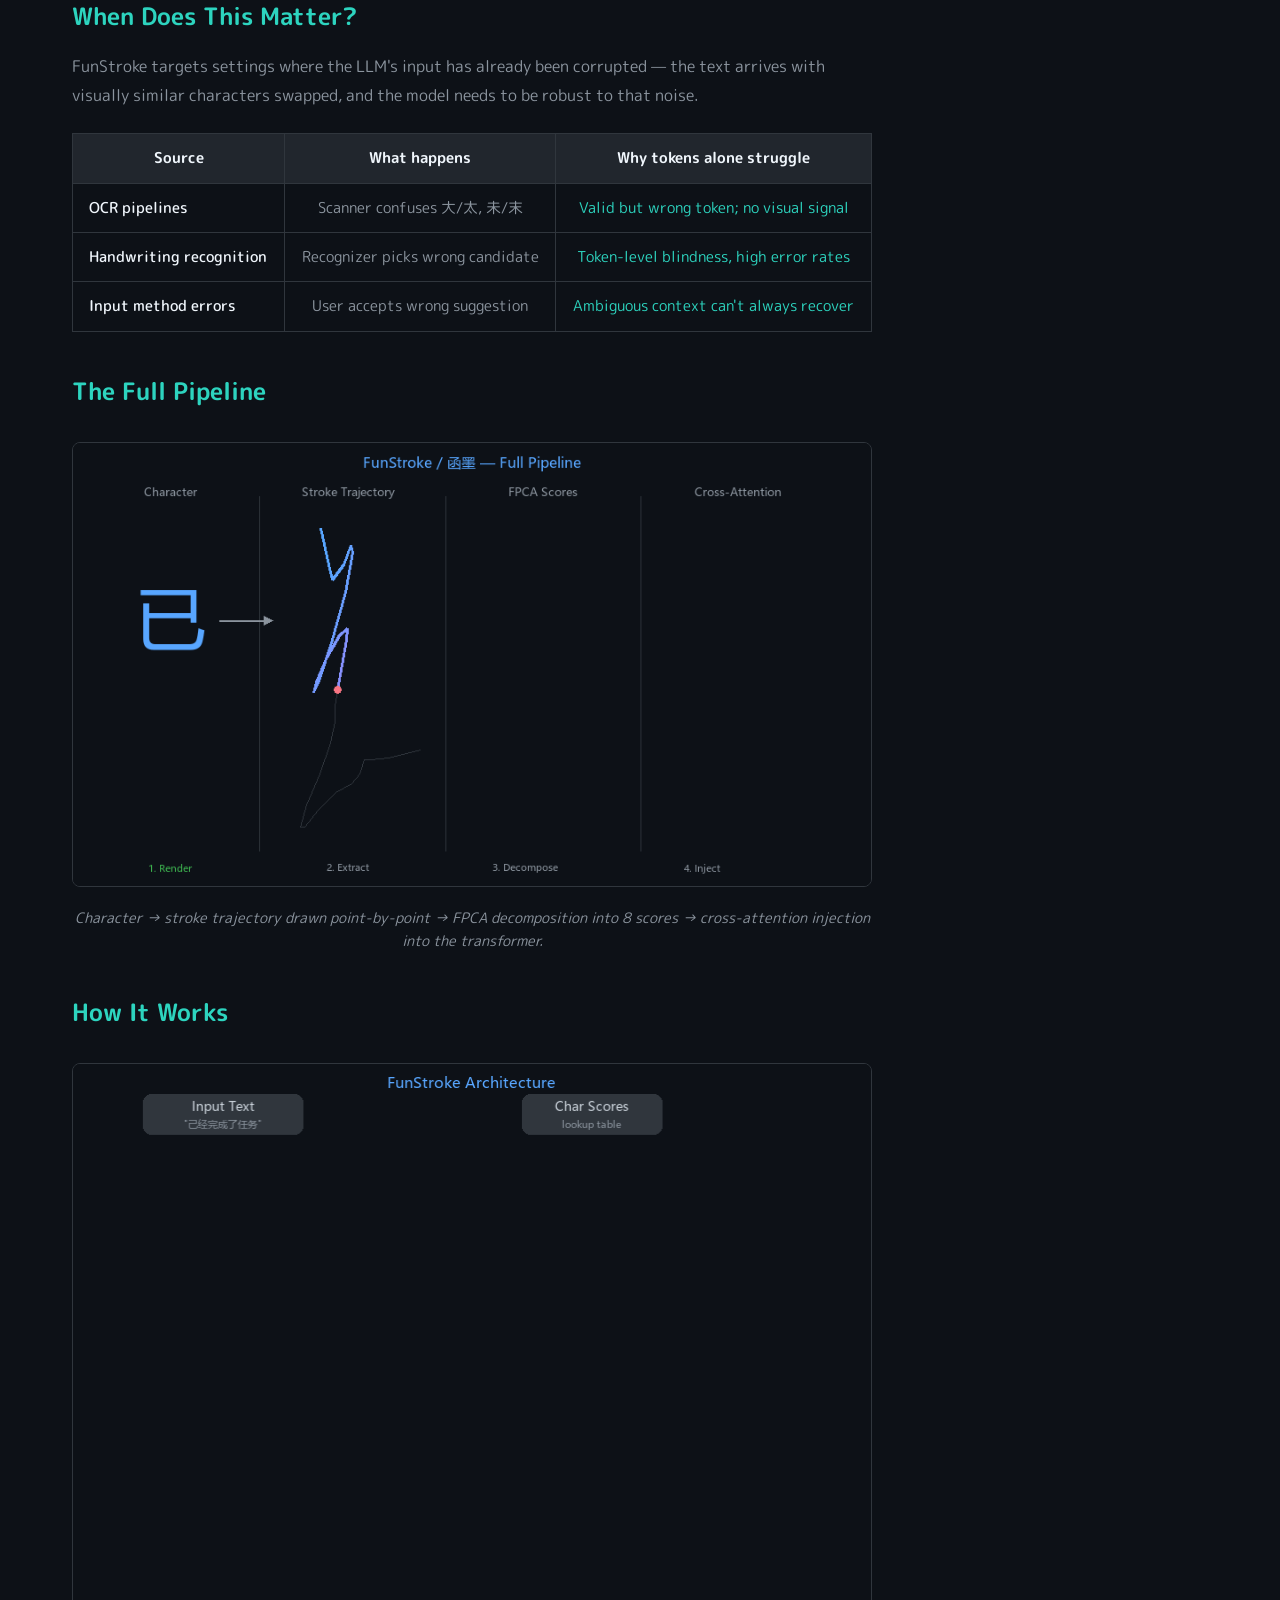
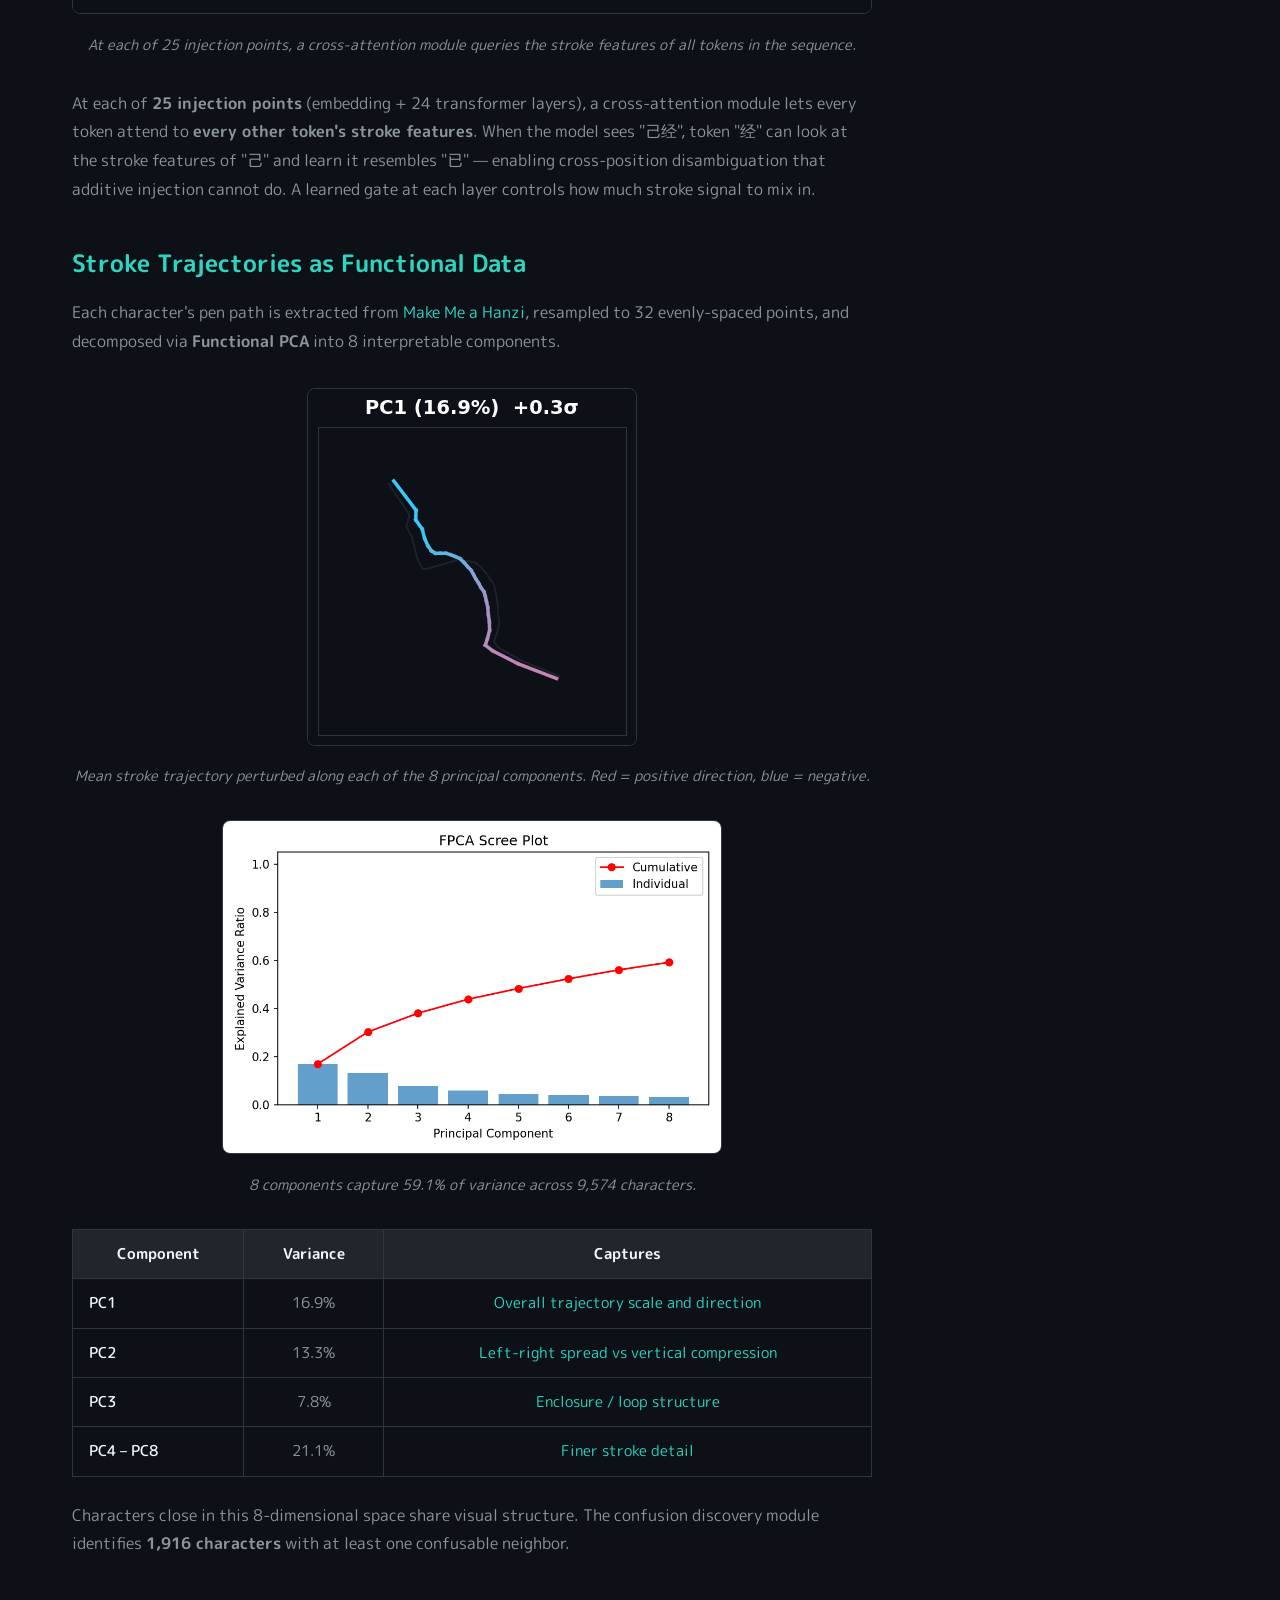
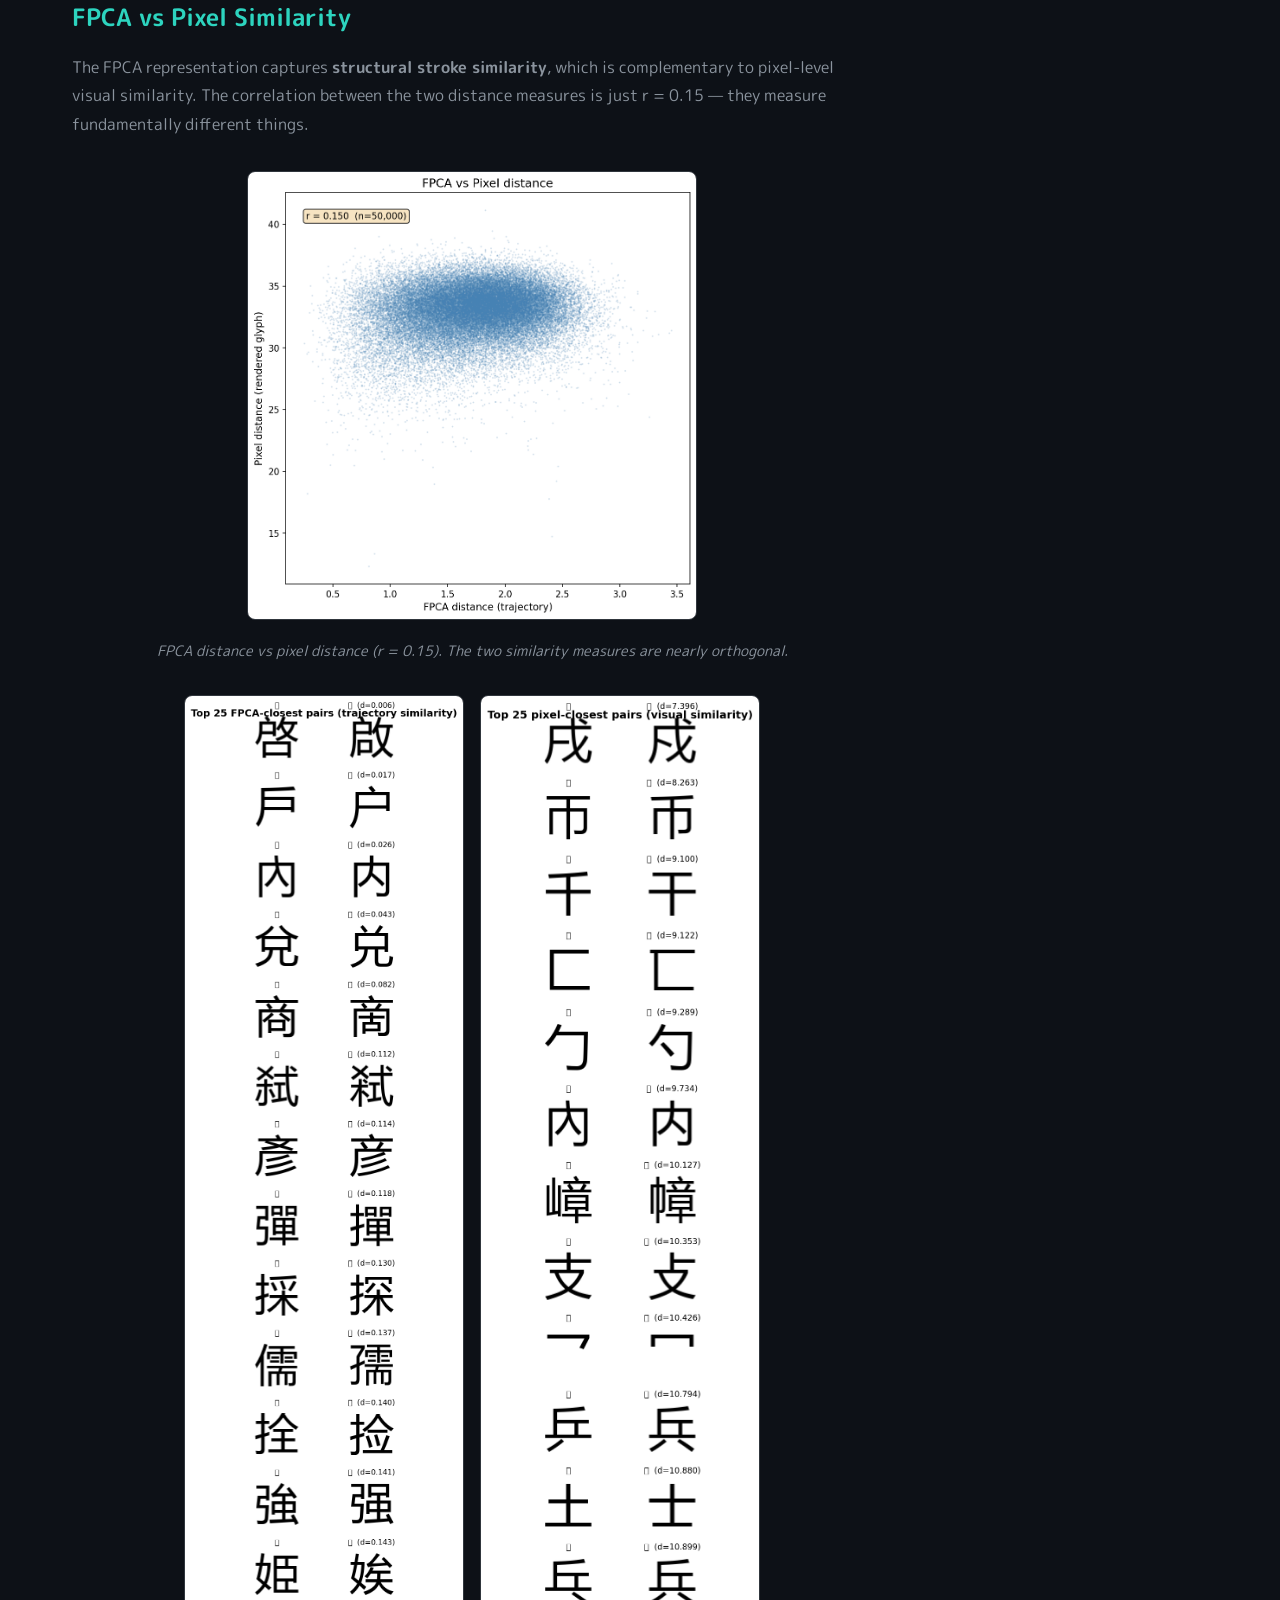
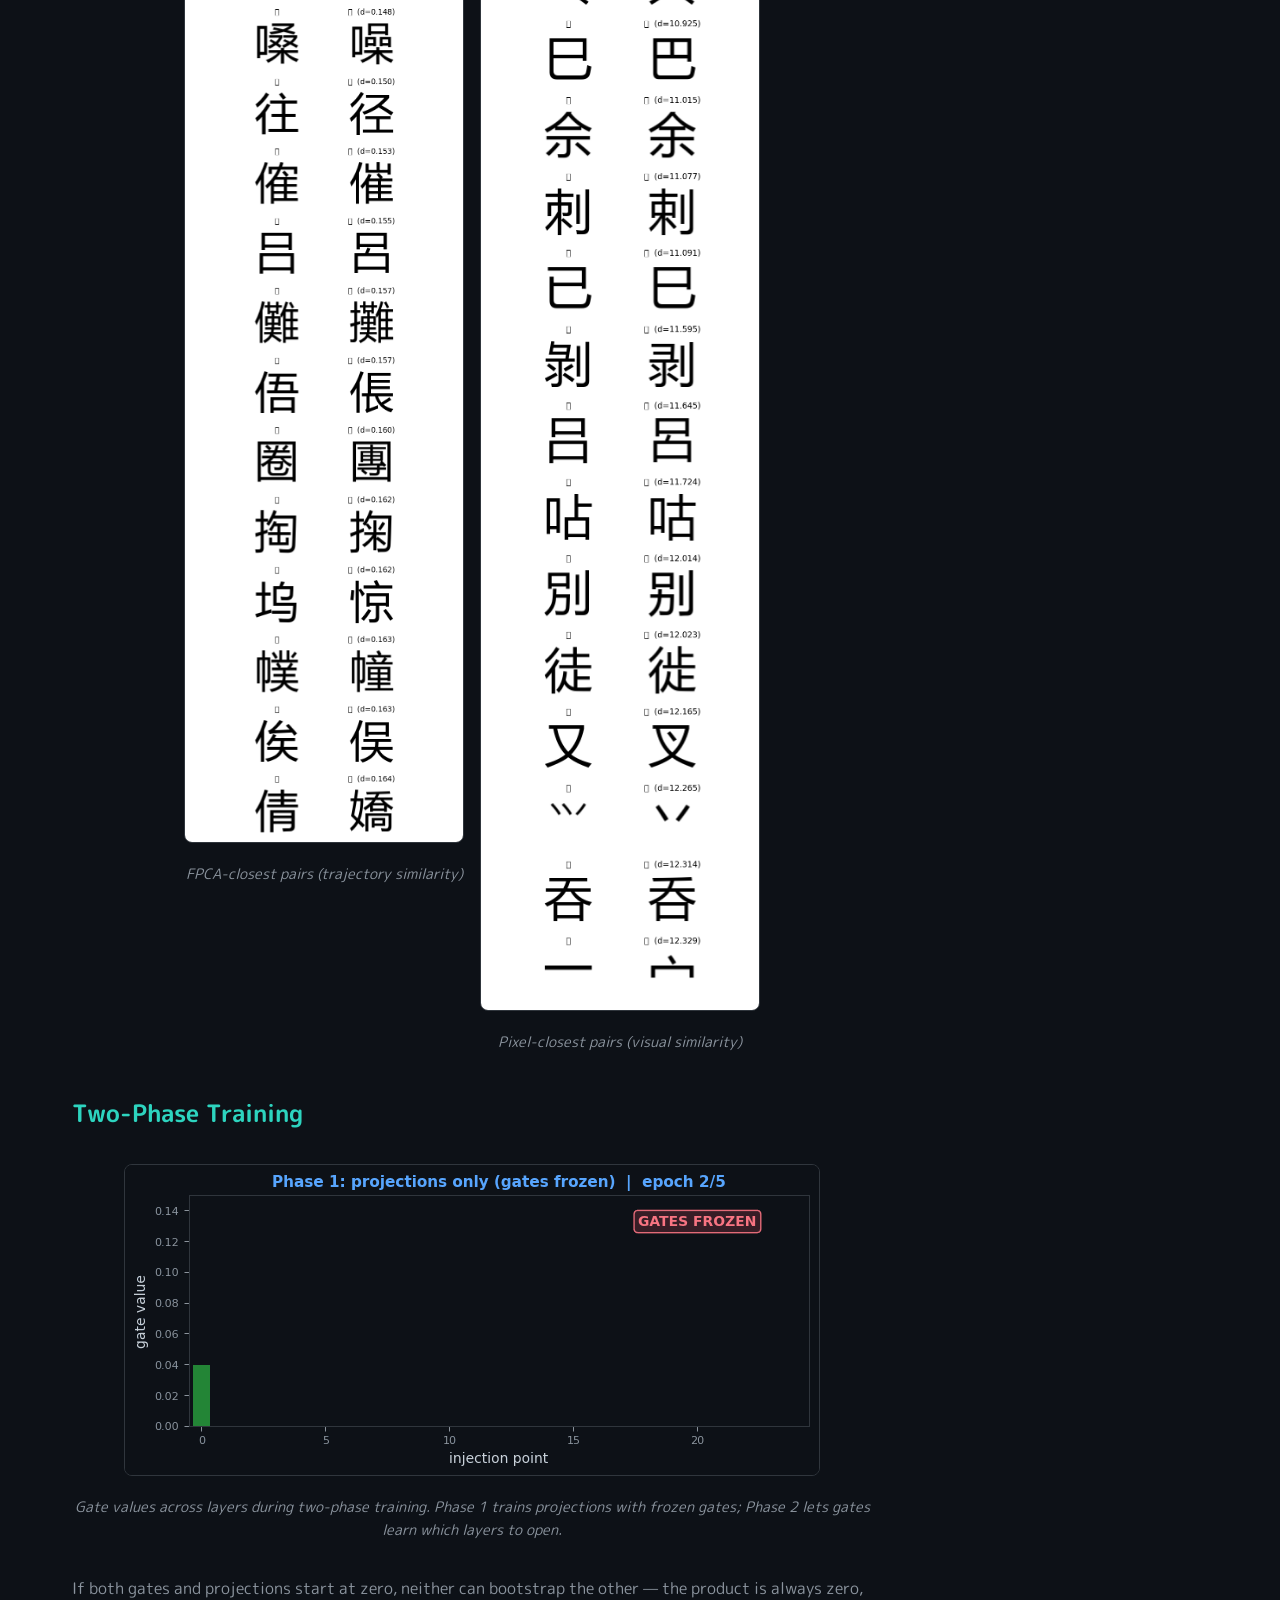
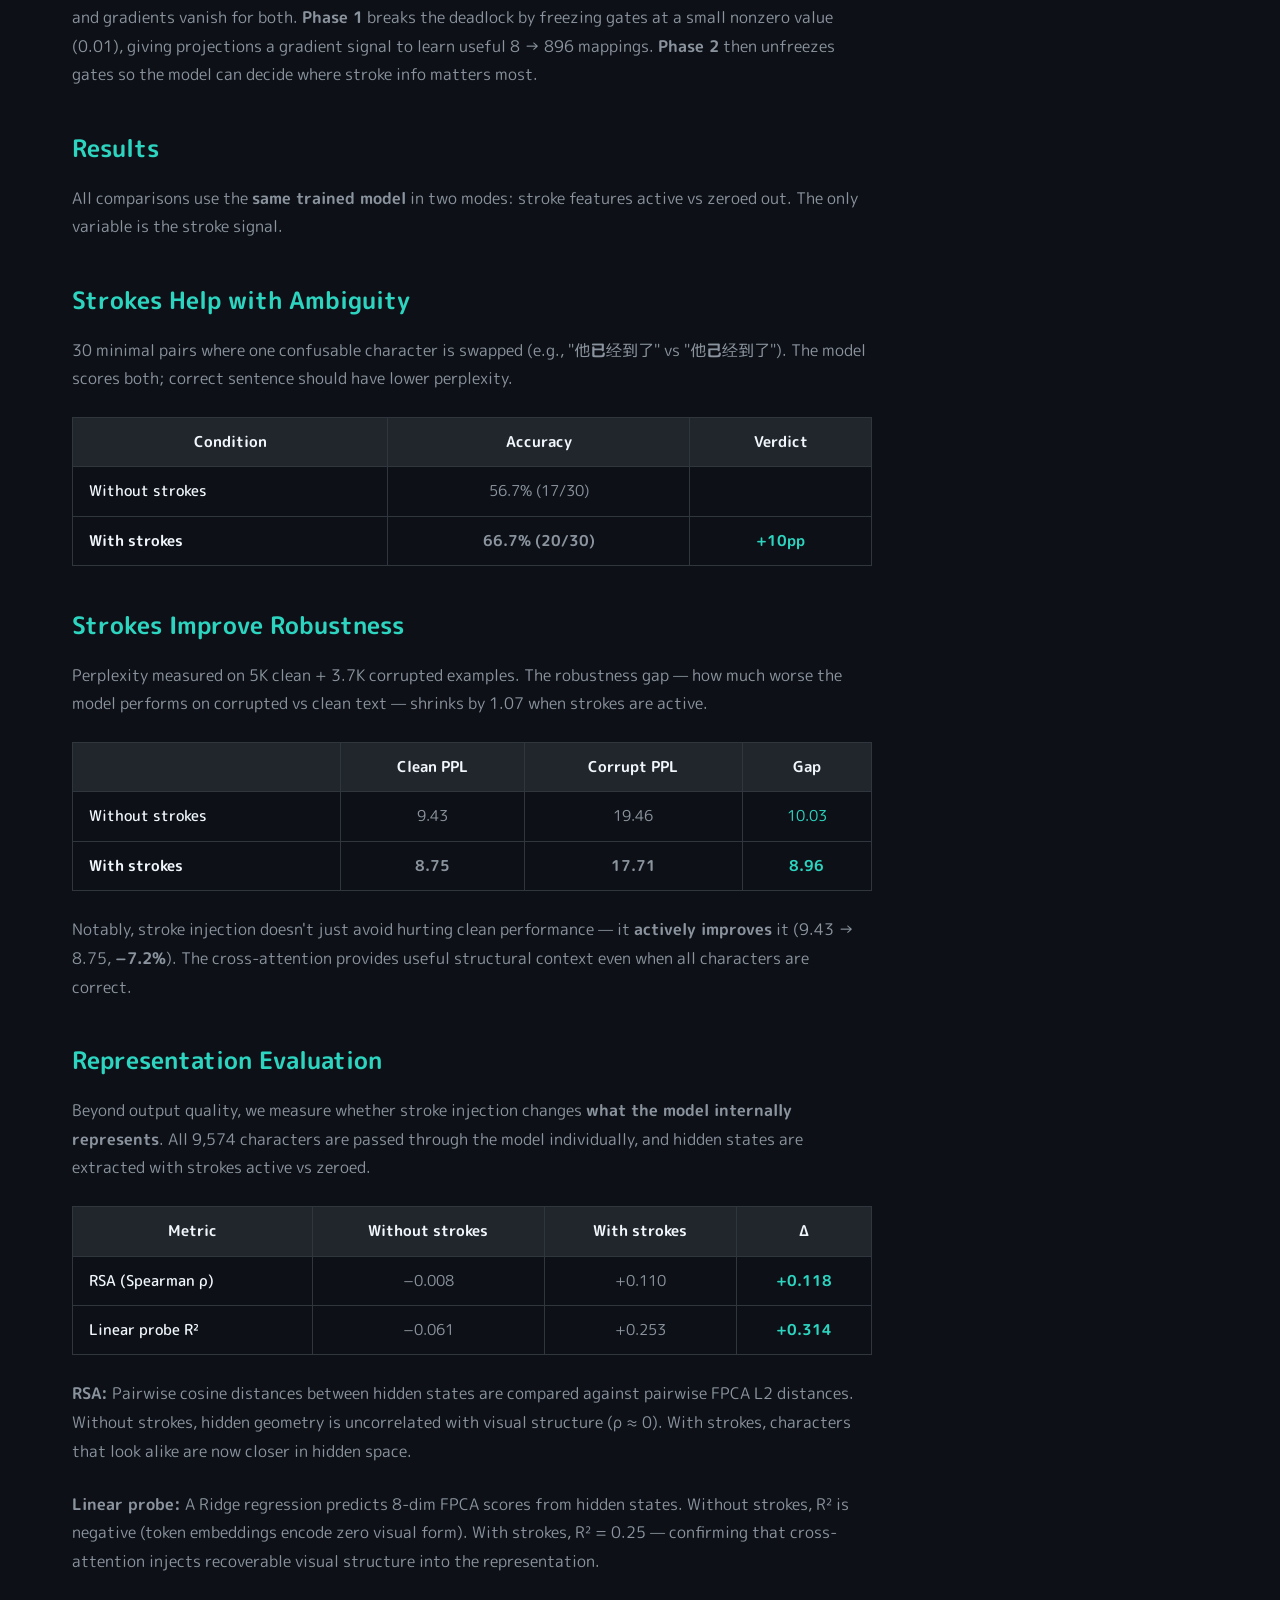
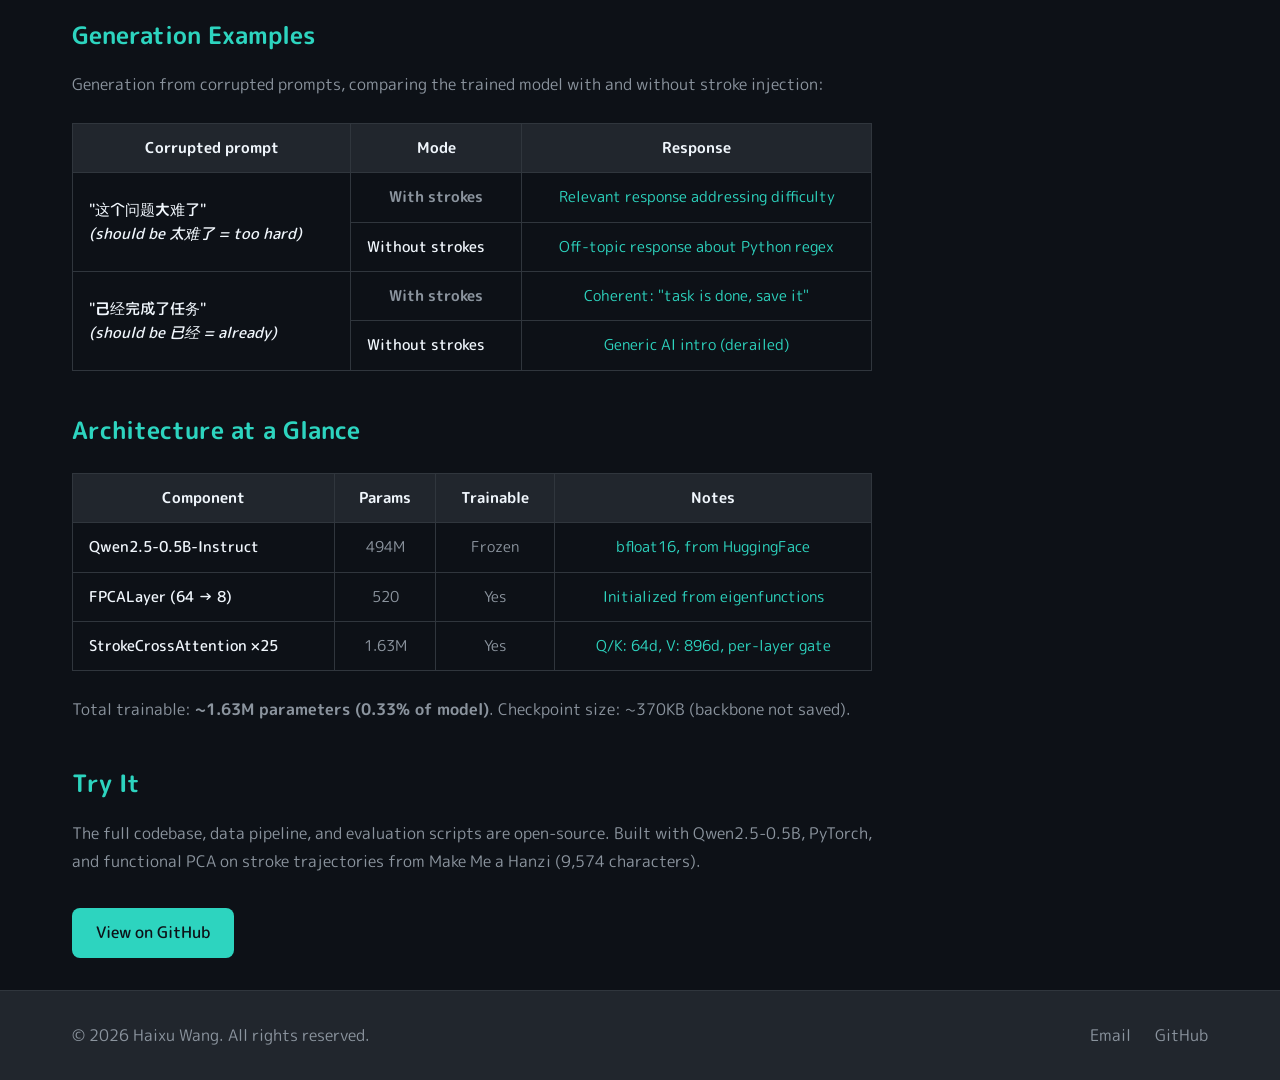
<file: posts/funstroke.html>
<!DOCTYPE html>
<html lang="en">
<head>
    <meta charset="UTF-8">
    <meta name="viewport" content="width=device-width, initial-scale=1.0">
    <title>FunStroke: Teaching LLMs to See Chinese Characters | Haixu Wang</title>
    <link rel="stylesheet" href="../styles.css">
    <link rel="preconnect" href="https://fonts.googleapis.com">
    <link rel="preconnect" href="https://fonts.gstatic.com" crossorigin>
    <link href="https://fonts.googleapis.com/css2?family=M+PLUS+Rounded+1c:wght@300;400;500;700&display=swap" rel="stylesheet">
</head>
<body>
    <header>
        <nav class="navbar">
            <a href="../index.html" class="nav-brand">Haixu Wang</a>
            <ul class="nav-links">
                <li><a href="../index.html#about">About</a></li>
                <li><a href="../index.html#research">Research</a></li>
                <li><a href="../publications.html">Publications</a></li>
                <li><a href="./" class="active">Posts</a></li>
                <li><a href="../works/">Works</a></li>
            </ul>
            <button class="nav-toggle" aria-label="Toggle navigation">
                <span></span>
                <span></span>
                <span></span>
            </button>
        </nav>
    </header>

    <main class="page-content">
        <div class="container">
            <a href="./" class="back-link">&larr; Back to Posts</a>

            <article class="post-full">
                <h1>FunStroke / 函墨: Teaching LLMs to See Chinese Characters</h1>
                <div class="post-date">March 28, 2026</div>

                <div class="post-hero">
                    <img src="../figures/funstroke_confusion_pairs.gif" alt="Animated slideshow of visually confusable Chinese character pairs">
                </div>

                <p>
                    Can an LLM tell 己 from 已 from 巳 &mdash; if you show it <em>what the strokes look like</em>? Chinese LLMs treat characters as opaque token IDs. Characters that are visually near-identical but semantically unrelated get mapped to completely unrelated embeddings. One corrupted character sends the model to a different region of embedding space entirely.
                </p>

                <p>
                    FunStroke injects <strong>stroke trajectory structure</strong> into a frozen LLM via cross-attention at every layer, using functional PCA scores and learned gates. No CNN. No pixel rendering at inference. Just <strong>1.6M trainable parameters</strong> steering a 494M-parameter language model.
                </p>

                <h2>The Problem: Tokens Are Blind</h2>

                <p>
                    Token embeddings for 己 (self) and 已 (already) are arbitrary vectors &mdash; token ID 99270 vs 36667 in a 152K vocabulary. The LLM has no way to know these characters look nearly identical. It learned their meanings from co-occurrence statistics, not from visual form.
                </p>

                <div class="post-table-wrapper">
                    <table class="post-table">
                        <thead>
                            <tr>
                                <th>Input</th>
                                <th>Intended</th>
                                <th>What the LLM sees</th>
                            </tr>
                        </thead>
                        <tbody>
                            <tr>
                                <td><strong>己</strong>经</td>
                                <td><strong>已</strong>经 (already)</td>
                                <td>Completely different token embedding</td>
                            </tr>
                            <tr>
                                <td><strong>未</strong>来</td>
                                <td><strong>末</strong>来 (end)</td>
                                <td>Completely different token embedding</td>
                            </tr>
                            <tr>
                                <td><strong>太</strong>阳</td>
                                <td><strong>大</strong>阳 (big)</td>
                                <td>Completely different token embedding</td>
                            </tr>
                        </tbody>
                    </table>
                </div>

                <p>
                    Stroke FPCA scores encode that 己 and 已 share almost the same pen path (L2 distance = 0.18 in 8-dim space). When one gets corrupted to the other, the token ID jumps from 36667 to 99270 &mdash; a completely different embedding vector. But the stroke scores barely change. Cross-attention lets neighboring tokens "see" this visual stability and recover the intended meaning.
                </p>

                <h2>When Does This Matter?</h2>

                <p>
                    FunStroke targets settings where the LLM's input has already been corrupted &mdash; the text arrives with visually similar characters swapped, and the model needs to be robust to that noise.
                </p>

                <div class="post-table-wrapper">
                    <table class="post-table">
                        <thead>
                            <tr>
                                <th>Source</th>
                                <th>What happens</th>
                                <th>Why tokens alone struggle</th>
                            </tr>
                        </thead>
                        <tbody>
                            <tr>
                                <td>OCR pipelines</td>
                                <td>Scanner confuses 大/太, 未/末</td>
                                <td>Valid but wrong token; no visual signal</td>
                            </tr>
                            <tr>
                                <td>Handwriting recognition</td>
                                <td>Recognizer picks wrong candidate</td>
                                <td>Token-level blindness, high error rates</td>
                            </tr>
                            <tr>
                                <td>Input method errors</td>
                                <td>User accepts wrong suggestion</td>
                                <td>Ambiguous context can't always recover</td>
                            </tr>
                        </tbody>
                    </table>
                </div>

                <h2>The Full Pipeline</h2>

                <div class="post-figure">
                    <img src="../figures/funstroke_pipeline.gif" alt="Animated pipeline: character to stroke trajectory to FPCA to cross-attention">
                    <span class="post-caption">Character &rarr; stroke trajectory drawn point-by-point &rarr; FPCA decomposition into 8 scores &rarr; cross-attention injection into the transformer.</span>
                </div>

                <h2>How It Works</h2>

                <div class="post-figure">
                    <img src="../figures/funstroke_architecture.gif" alt="Architecture diagram showing cross-attention injection">
                    <span class="post-caption">At each of 25 injection points, a cross-attention module queries the stroke features of all tokens in the sequence.</span>
                </div>

                <p>
                    At each of <strong>25 injection points</strong> (embedding + 24 transformer layers), a cross-attention module lets every token attend to <strong>every other token's stroke features</strong>. When the model sees "己经", token "经" can look at the stroke features of "己" and learn it resembles "已" &mdash; enabling cross-position disambiguation that additive injection cannot do. A learned gate at each layer controls how much stroke signal to mix in.
                </p>

                <h2>Stroke Trajectories as Functional Data</h2>

                <p>
                    Each character's pen path is extracted from <a href="https://github.com/skishore/makemeahanzi" target="_blank">Make Me a Hanzi</a>, resampled to 32 evenly-spaced points, and decomposed via <strong>Functional PCA</strong> into 8 interpretable components.
                </p>

                <div class="post-figure">
                    <img src="../figures/funstroke_fpca_modes.gif" alt="FPCA principal components perturbing the mean stroke trajectory">
                    <span class="post-caption">Mean stroke trajectory perturbed along each of the 8 principal components. Red = positive direction, blue = negative.</span>
                </div>

                <div class="post-figure">
                    <img src="../figures/funstroke_fpca_scree.png" alt="Scree plot: 8 components explain 59.1% of variance" style="max-width: 500px;">
                    <span class="post-caption">8 components capture 59.1% of variance across 9,574 characters.</span>
                </div>

                <div class="post-table-wrapper">
                    <table class="post-table">
                        <thead>
                            <tr>
                                <th>Component</th>
                                <th>Variance</th>
                                <th>Captures</th>
                            </tr>
                        </thead>
                        <tbody>
                            <tr>
                                <td>PC1</td>
                                <td>16.9%</td>
                                <td>Overall trajectory scale and direction</td>
                            </tr>
                            <tr>
                                <td>PC2</td>
                                <td>13.3%</td>
                                <td>Left-right spread vs vertical compression</td>
                            </tr>
                            <tr>
                                <td>PC3</td>
                                <td>7.8%</td>
                                <td>Enclosure / loop structure</td>
                            </tr>
                            <tr>
                                <td>PC4 &ndash; PC8</td>
                                <td>21.1%</td>
                                <td>Finer stroke detail</td>
                            </tr>
                        </tbody>
                    </table>
                </div>

                <p>
                    Characters close in this 8-dimensional space share visual structure. The confusion discovery module identifies <strong>1,916 characters</strong> with at least one confusable neighbor.
                </p>

                <h2>FPCA vs Pixel Similarity</h2>

                <p>
                    The FPCA representation captures <strong>structural stroke similarity</strong>, which is complementary to pixel-level visual similarity. The correlation between the two distance measures is just r = 0.15 &mdash; they measure fundamentally different things.
                </p>

                <div class="post-figure">
                    <img src="../figures/funstroke_distance_scatter.png" alt="Scatter plot: FPCA distance vs pixel distance" style="max-width: 450px;">
                    <span class="post-caption">FPCA distance vs pixel distance (r = 0.15). The two similarity measures are nearly orthogonal.</span>
                </div>

                <div class="post-figure" style="display: flex; gap: 1rem; justify-content: center; flex-wrap: wrap;">
                    <div style="text-align: center;">
                        <img src="../figures/funstroke_fpca_neighbors.png" alt="FPCA-closest pairs" style="max-width: 280px; border-radius: 8px; border: 1px solid var(--border-color);">
                        <span class="post-caption">FPCA-closest pairs (trajectory similarity)</span>
                    </div>
                    <div style="text-align: center;">
                        <img src="../figures/funstroke_pixel_neighbors.png" alt="Pixel-closest pairs" style="max-width: 280px; border-radius: 8px; border: 1px solid var(--border-color);">
                        <span class="post-caption">Pixel-closest pairs (visual similarity)</span>
                    </div>
                </div>

                <h2>Two-Phase Training</h2>

                <div class="post-figure">
                    <img src="../figures/funstroke_gate_training.gif" alt="Gates opening during two-phase training">
                    <span class="post-caption">Gate values across layers during two-phase training. Phase 1 trains projections with frozen gates; Phase 2 lets gates learn which layers to open.</span>
                </div>

                <p>
                    If both gates and projections start at zero, neither can bootstrap the other &mdash; the product is always zero, and gradients vanish for both. <strong>Phase 1</strong> breaks the deadlock by freezing gates at a small nonzero value (0.01), giving projections a gradient signal to learn useful 8 &rarr; 896 mappings. <strong>Phase 2</strong> then unfreezes gates so the model can decide where stroke info matters most.
                </p>

                <h2>Results</h2>

                <p>
                    All comparisons use the <strong>same trained model</strong> in two modes: stroke features active vs zeroed out. The only variable is the stroke signal.
                </p>

                <h2>Strokes Help with Ambiguity</h2>

                <p>
                    30 minimal pairs where one confusable character is swapped (e.g., "他<strong>已</strong>经到了" vs "他<strong>己</strong>经到了"). The model scores both; correct sentence should have lower perplexity.
                </p>

                <div class="post-table-wrapper">
                    <table class="post-table">
                        <thead>
                            <tr>
                                <th>Condition</th>
                                <th>Accuracy</th>
                                <th>Verdict</th>
                            </tr>
                        </thead>
                        <tbody>
                            <tr>
                                <td>Without strokes</td>
                                <td>56.7% (17/30)</td>
                                <td></td>
                            </tr>
                            <tr>
                                <td><strong>With strokes</strong></td>
                                <td><strong>66.7% (20/30)</strong></td>
                                <td><strong>+10pp</strong></td>
                            </tr>
                        </tbody>
                    </table>
                </div>

                <h2>Strokes Improve Robustness</h2>

                <p>
                    Perplexity measured on 5K clean + 3.7K corrupted examples. The robustness gap &mdash; how much worse the model performs on corrupted vs clean text &mdash; shrinks by 1.07 when strokes are active.
                </p>

                <div class="post-table-wrapper">
                    <table class="post-table">
                        <thead>
                            <tr>
                                <th></th>
                                <th>Clean PPL</th>
                                <th>Corrupt PPL</th>
                                <th>Gap</th>
                            </tr>
                        </thead>
                        <tbody>
                            <tr>
                                <td>Without strokes</td>
                                <td>9.43</td>
                                <td>19.46</td>
                                <td>10.03</td>
                            </tr>
                            <tr>
                                <td><strong>With strokes</strong></td>
                                <td><strong>8.75</strong></td>
                                <td><strong>17.71</strong></td>
                                <td><strong>8.96</strong></td>
                            </tr>
                        </tbody>
                    </table>
                </div>

                <p>
                    Notably, stroke injection doesn't just avoid hurting clean performance &mdash; it <strong>actively improves</strong> it (9.43 &rarr; 8.75, <strong>&minus;7.2%</strong>). The cross-attention provides useful structural context even when all characters are correct.
                </p>

                <h2>Representation Evaluation</h2>

                <p>
                    Beyond output quality, we measure whether stroke injection changes <strong>what the model internally represents</strong>. All 9,574 characters are passed through the model individually, and hidden states are extracted with strokes active vs zeroed.
                </p>

                <div class="post-table-wrapper">
                    <table class="post-table">
                        <thead>
                            <tr>
                                <th>Metric</th>
                                <th>Without strokes</th>
                                <th>With strokes</th>
                                <th>&Delta;</th>
                            </tr>
                        </thead>
                        <tbody>
                            <tr>
                                <td>RSA (Spearman &rho;)</td>
                                <td>&minus;0.008</td>
                                <td>+0.110</td>
                                <td><strong>+0.118</strong></td>
                            </tr>
                            <tr>
                                <td>Linear probe R&sup2;</td>
                                <td>&minus;0.061</td>
                                <td>+0.253</td>
                                <td><strong>+0.314</strong></td>
                            </tr>
                        </tbody>
                    </table>
                </div>

                <p>
                    <strong>RSA:</strong> Pairwise cosine distances between hidden states are compared against pairwise FPCA L2 distances. Without strokes, hidden geometry is uncorrelated with visual structure (&rho; &asymp; 0). With strokes, characters that look alike are now closer in hidden space.
                </p>

                <p>
                    <strong>Linear probe:</strong> A Ridge regression predicts 8-dim FPCA scores from hidden states. Without strokes, R&sup2; is negative (token embeddings encode zero visual form). With strokes, R&sup2; = 0.25 &mdash; confirming that cross-attention injects recoverable visual structure into the representation.
                </p>

                <h2>Generation Examples</h2>

                <p>
                    Generation from corrupted prompts, comparing the trained model with and without stroke injection:
                </p>

                <div class="post-table-wrapper">
                    <table class="post-table">
                        <thead>
                            <tr>
                                <th>Corrupted prompt</th>
                                <th>Mode</th>
                                <th>Response</th>
                            </tr>
                        </thead>
                        <tbody>
                            <tr>
                                <td rowspan="2">"这个问题<strong>大</strong>难了"<br><em>(should be 太难了 = too hard)</em></td>
                                <td><strong>With strokes</strong></td>
                                <td>Relevant response addressing difficulty</td>
                            </tr>
                            <tr>
                                <td>Without strokes</td>
                                <td>Off-topic response about Python regex</td>
                            </tr>
                            <tr>
                                <td rowspan="2">"<strong>己</strong>经完成了任务"<br><em>(should be 已经 = already)</em></td>
                                <td><strong>With strokes</strong></td>
                                <td>Coherent: "task is done, save it"</td>
                            </tr>
                            <tr>
                                <td>Without strokes</td>
                                <td>Generic AI intro (derailed)</td>
                            </tr>
                        </tbody>
                    </table>
                </div>

                <h2>Architecture at a Glance</h2>

                <div class="post-table-wrapper">
                    <table class="post-table">
                        <thead>
                            <tr>
                                <th>Component</th>
                                <th>Params</th>
                                <th>Trainable</th>
                                <th>Notes</th>
                            </tr>
                        </thead>
                        <tbody>
                            <tr>
                                <td>Qwen2.5-0.5B-Instruct</td>
                                <td>494M</td>
                                <td>Frozen</td>
                                <td>bfloat16, from HuggingFace</td>
                            </tr>
                            <tr>
                                <td>FPCALayer (64 &rarr; 8)</td>
                                <td>520</td>
                                <td>Yes</td>
                                <td>Initialized from eigenfunctions</td>
                            </tr>
                            <tr>
                                <td>StrokeCrossAttention &times;25</td>
                                <td>1.63M</td>
                                <td>Yes</td>
                                <td>Q/K: 64d, V: 896d, per-layer gate</td>
                            </tr>
                        </tbody>
                    </table>
                </div>

                <p>
                    Total trainable: <strong>~1.63M parameters (0.33% of model)</strong>. Checkpoint size: ~370KB (backbone not saved).
                </p>

                <h2>Try It</h2>

                <p>
                    The full codebase, data pipeline, and evaluation scripts are open-source. Built with Qwen2.5-0.5B, PyTorch, and functional PCA on stroke trajectories from Make Me a Hanzi (9,574 characters).
                </p>

                <div class="post-links">
                    <a href="https://github.com/haixuw1/funstroke" class="btn btn-primary" target="_blank">View on GitHub</a>
                </div>
            </article>
        </div>
    </main>

    <footer>
        <div class="container">
            <div class="footer-content">
                <p>&copy; 2026 Haixu Wang. All rights reserved.</p>
                <div class="footer-links">
                    <a href="#" onclick="openContactModal(); return false;">Email</a>
                    <a href="https://github.com/alex-haixuw" target="_blank">GitHub</a>
                </div>
            </div>
        </div>
    </footer>

    <!-- Contact Modal -->
    <div id="contact-modal" class="modal" onclick="closeContactModal(event)">
        <div class="modal-content">
            <button class="modal-close" onclick="closeContactModal()">&times;</button>
            <h3>Get in Touch</h3>
            <p>Feel free to reach out via email:</p>
            <div class="email-display">
                <span id="email-text">haixu.wang@ucalgary.ca</span>
                <button class="copy-btn" onclick="copyEmail()">Copy</button>
            </div>
            <p class="copy-feedback" id="copy-feedback">Copied to clipboard!</p>
        </div>
    </div>

    <script src="../script.js"></script>
</body>
</html>
</file>
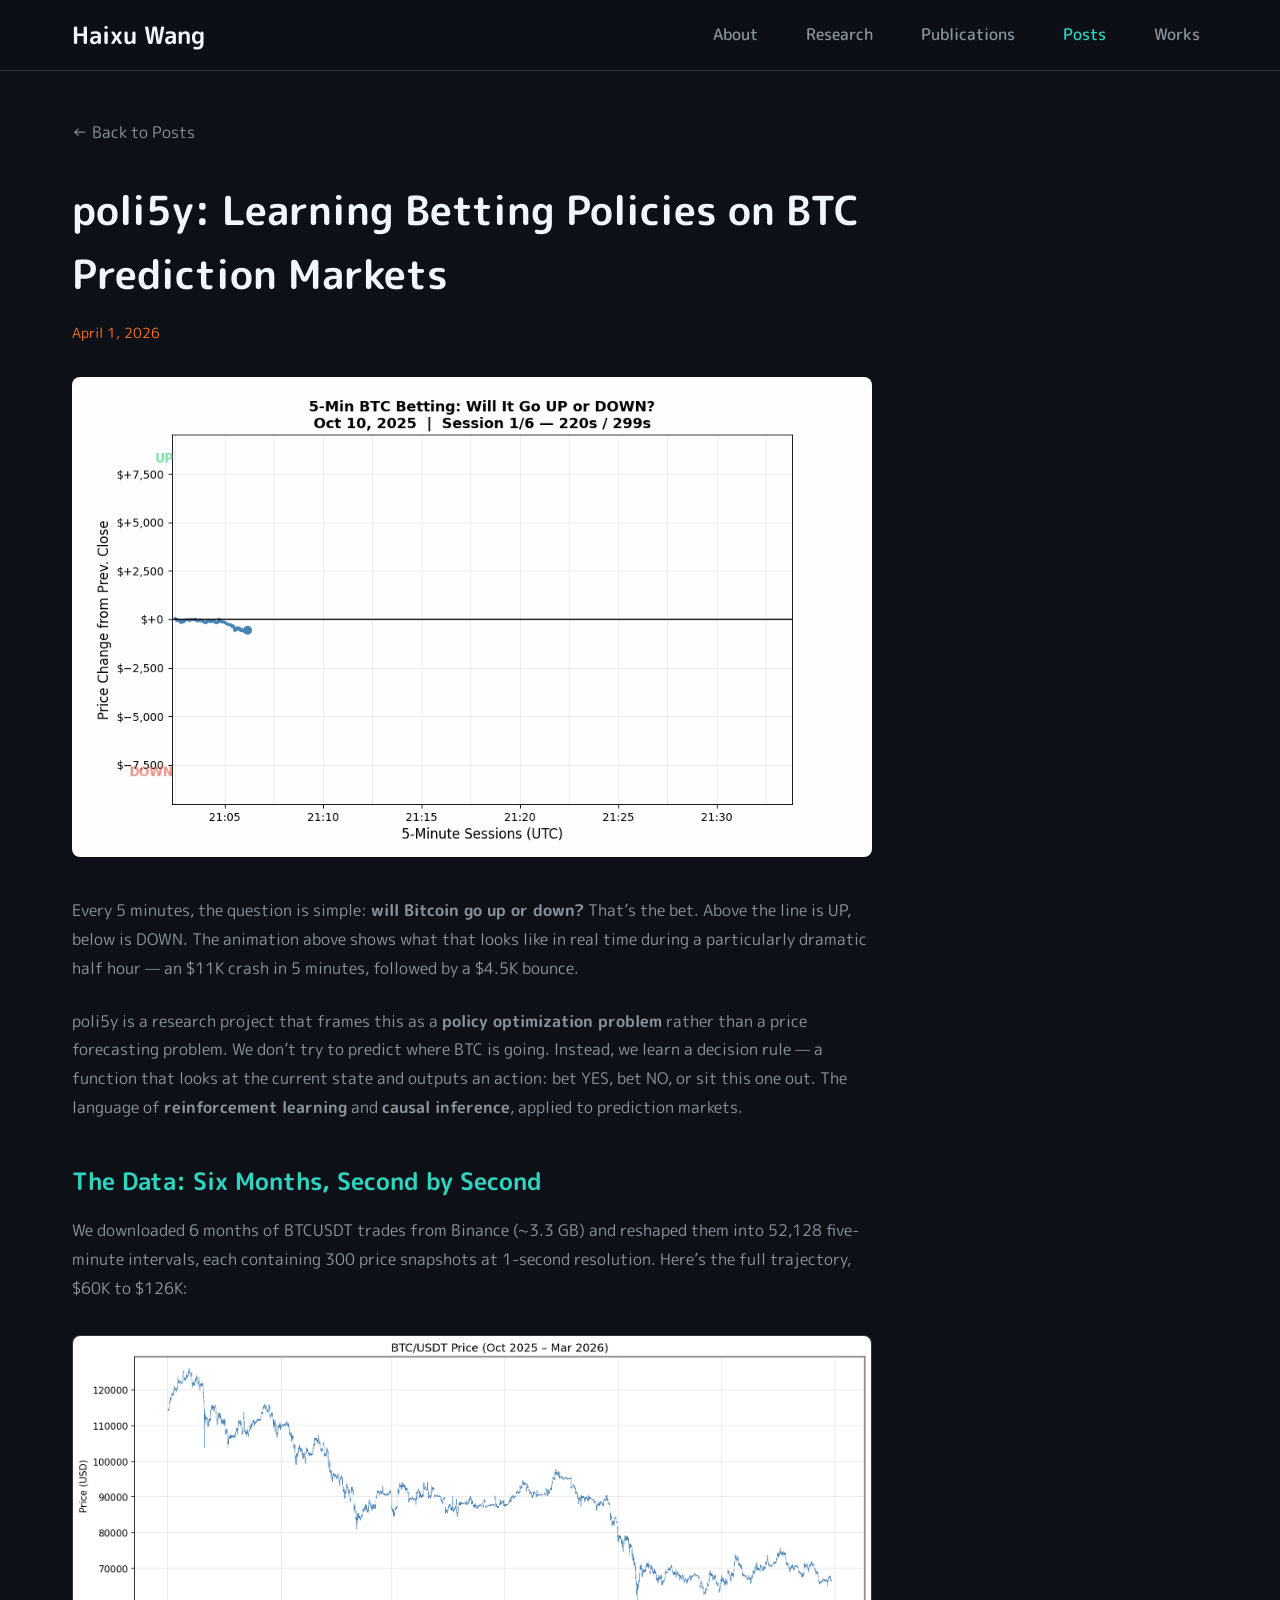
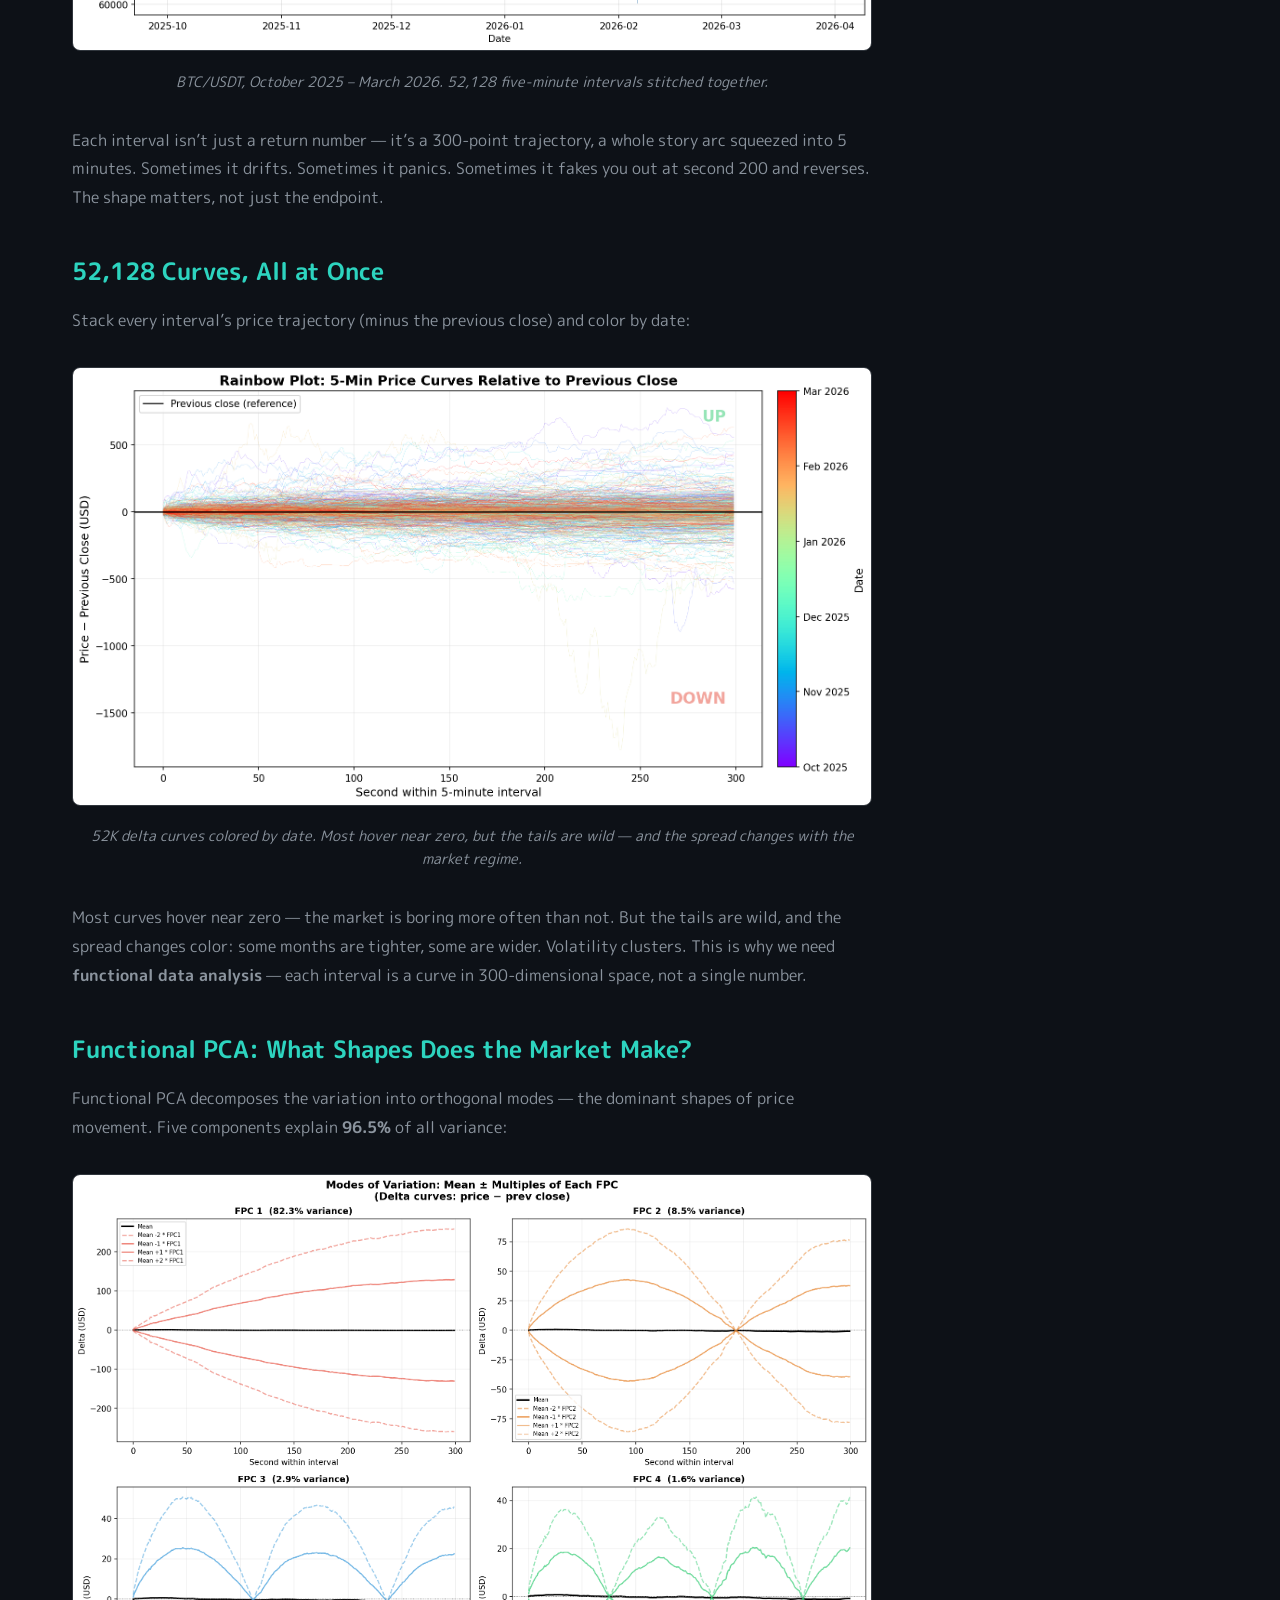
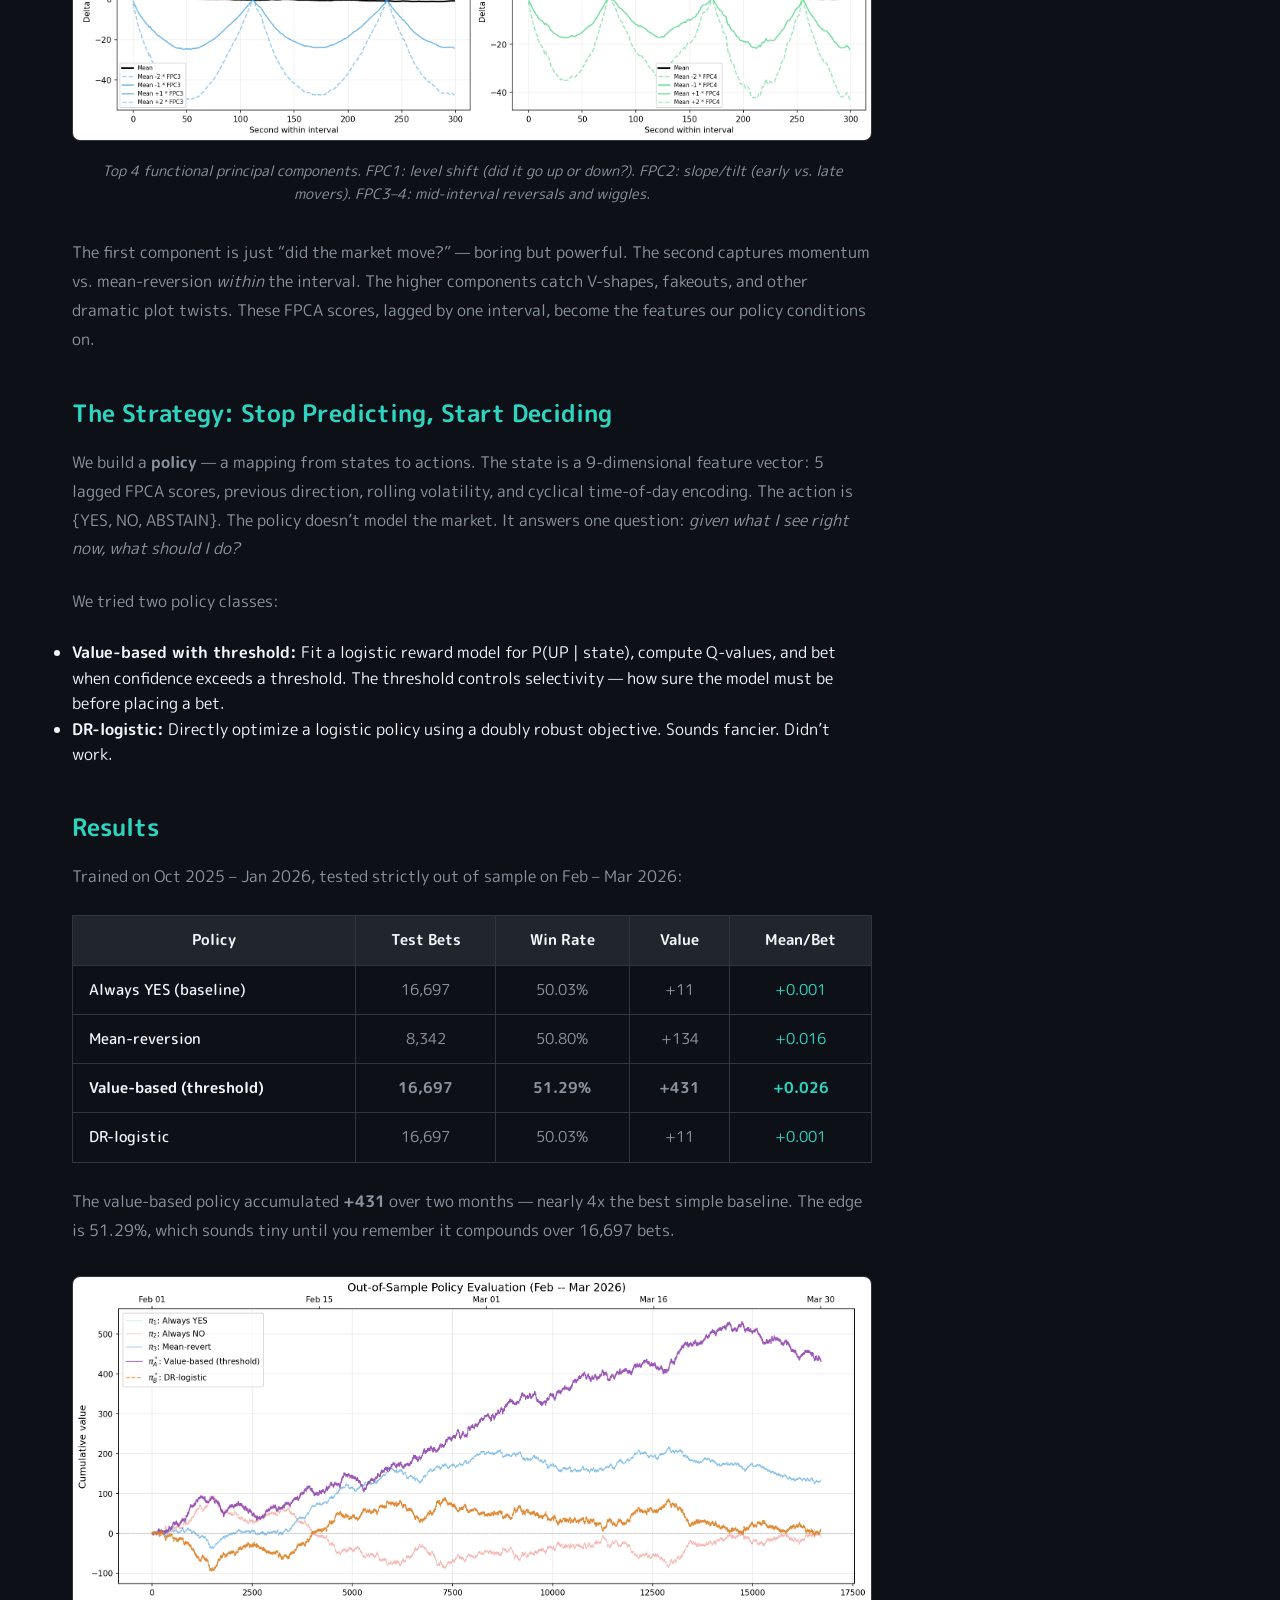
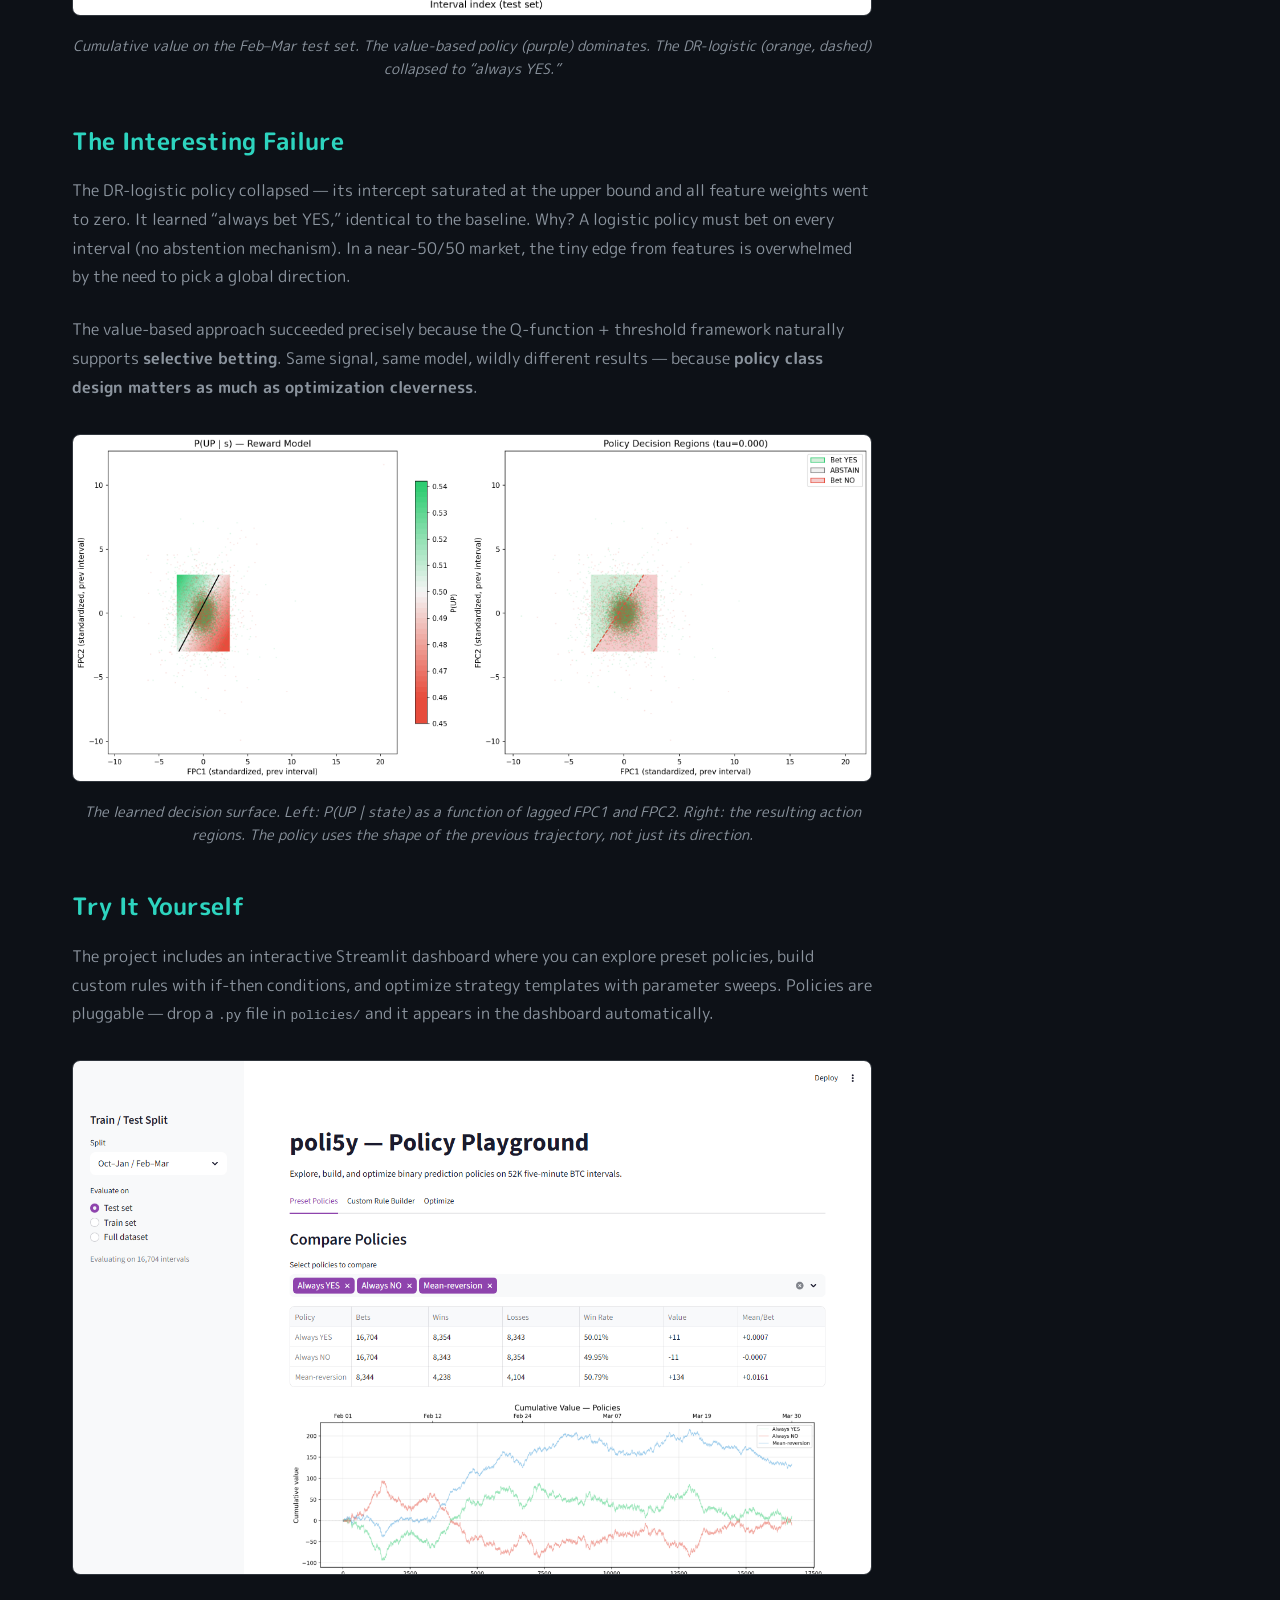
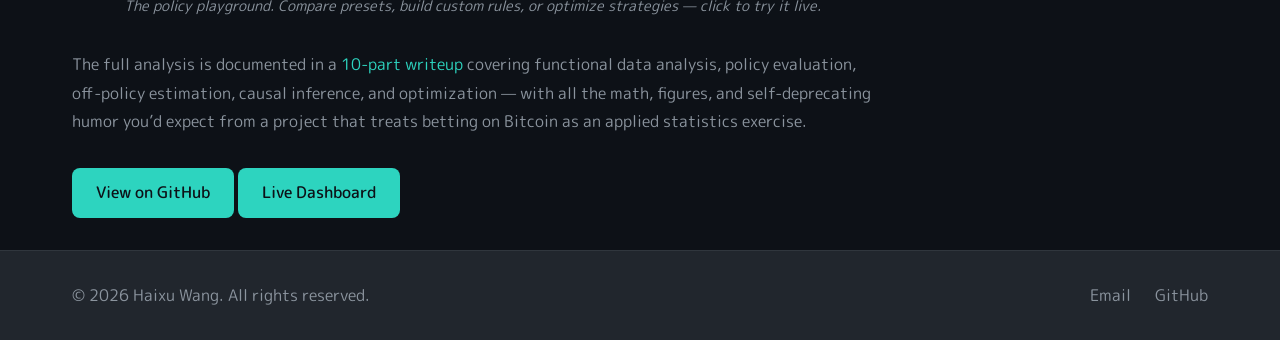
<file: posts/poli5y.html>
<!DOCTYPE html>
<html lang="en">
<head>
    <meta charset="UTF-8">
    <meta name="viewport" content="width=device-width, initial-scale=1.0">
    <title>poli5y: Learning Betting Policies on BTC Prediction Markets | Haixu Wang</title>
    <link rel="stylesheet" href="../styles.css">
    <link rel="preconnect" href="https://fonts.googleapis.com">
    <link rel="preconnect" href="https://fonts.gstatic.com" crossorigin>
    <link href="https://fonts.googleapis.com/css2?family=M+PLUS+Rounded+1c:wght@300;400;500;700&display=swap" rel="stylesheet">
</head>
<body>
    <header>
        <nav class="navbar">
            <a href="../index.html" class="nav-brand">Haixu Wang</a>
            <ul class="nav-links">
                <li><a href="../index.html#about">About</a></li>
                <li><a href="../index.html#research">Research</a></li>
                <li><a href="../publications.html">Publications</a></li>
                <li><a href="./" class="active">Posts</a></li>
                <li><a href="../works/">Works</a></li>
            </ul>
            <button class="nav-toggle" aria-label="Toggle navigation">
                <span></span>
                <span></span>
                <span></span>
            </button>
        </nav>
    </header>

    <main class="page-content">
        <div class="container">
            <a href="./" class="back-link">&larr; Back to Posts</a>

            <article class="post-full">
                <h1>poli5y: Learning Betting Policies on BTC Prediction Markets</h1>
                <div class="post-date">April 1, 2026</div>

                <div class="post-hero">
                    <img src="../figures/poli5y_betting_demo.gif" alt="Animated demo of BTC price movement within a 5-minute interval, showing UP and DOWN outcomes">
                </div>

                <p>
                    Every 5 minutes, the question is simple: <strong>will Bitcoin go up or down?</strong> That&rsquo;s the bet. Above the line is UP, below is DOWN. The animation above shows what that looks like in real time during a particularly dramatic half hour &mdash; an $11K crash in 5 minutes, followed by a $4.5K bounce.
                </p>

                <p>
                    poli5y is a research project that frames this as a <strong>policy optimization problem</strong> rather than a price forecasting problem. We don&rsquo;t try to predict where BTC is going. Instead, we learn a decision rule &mdash; a function that looks at the current state and outputs an action: bet YES, bet NO, or sit this one out. The language of <strong>reinforcement learning</strong> and <strong>causal inference</strong>, applied to prediction markets.
                </p>

                <h2>The Data: Six Months, Second by Second</h2>

                <p>
                    We downloaded 6 months of BTCUSDT trades from Binance (~3.3 GB) and reshaped them into 52,128 five-minute intervals, each containing 300 price snapshots at 1-second resolution. Here&rsquo;s the full trajectory, $60K to $126K:
                </p>

                <div class="post-figure">
                    <img src="../figures/poli5y_price_timeseries.png" alt="Six-month BTC price timeseries from October 2025 to March 2026">
                    <span class="post-caption">BTC/USDT, October 2025 &ndash; March 2026. 52,128 five-minute intervals stitched together.</span>
                </div>

                <p>
                    Each interval isn&rsquo;t just a return number &mdash; it&rsquo;s a 300-point trajectory, a whole story arc squeezed into 5 minutes. Sometimes it drifts. Sometimes it panics. Sometimes it fakes you out at second 200 and reverses. The shape matters, not just the endpoint.
                </p>

                <h2>52,128 Curves, All at Once</h2>

                <p>
                    Stack every interval&rsquo;s price trajectory (minus the previous close) and color by date:
                </p>

                <div class="post-figure">
                    <img src="../figures/poli5y_rainbow_delta.png" alt="All 52K delta curves stacked, colored by month">
                    <span class="post-caption">52K delta curves colored by date. Most hover near zero, but the tails are wild &mdash; and the spread changes with the market regime.</span>
                </div>

                <p>
                    Most curves hover near zero &mdash; the market is boring more often than not. But the tails are wild, and the spread changes color: some months are tighter, some are wider. Volatility clusters. This is why we need <strong>functional data analysis</strong> &mdash; each interval is a curve in 300-dimensional space, not a single number.
                </p>

                <h2>Functional PCA: What Shapes Does the Market Make?</h2>

                <p>
                    Functional PCA decomposes the variation into orthogonal modes &mdash; the dominant shapes of price movement. Five components explain <strong>96.5%</strong> of all variance:
                </p>

                <div class="post-figure">
                    <img src="../figures/poli5y_fpca_modes.png" alt="FPCA modes of variation showing the four dominant curve shapes">
                    <span class="post-caption">Top 4 functional principal components. FPC1: level shift (did it go up or down?). FPC2: slope/tilt (early vs. late movers). FPC3&ndash;4: mid-interval reversals and wiggles.</span>
                </div>

                <p>
                    The first component is just &ldquo;did the market move?&rdquo; &mdash; boring but powerful. The second captures momentum vs. mean-reversion <em>within</em> the interval. The higher components catch V-shapes, fakeouts, and other dramatic plot twists. These FPCA scores, lagged by one interval, become the features our policy conditions on.
                </p>

                <h2>The Strategy: Stop Predicting, Start Deciding</h2>

                <p>
                    We build a <strong>policy</strong> &mdash; a mapping from states to actions. The state is a 9-dimensional feature vector: 5 lagged FPCA scores, previous direction, rolling volatility, and cyclical time-of-day encoding. The action is {YES, NO, ABSTAIN}. The policy doesn&rsquo;t model the market. It answers one question: <em>given what I see right now, what should I do?</em>
                </p>

                <p>
                    We tried two policy classes:
                </p>

                <ul>
                    <li><strong>Value-based with threshold:</strong> Fit a logistic reward model for P(UP | state), compute Q-values, and bet when confidence exceeds a threshold. The threshold controls selectivity &mdash; how sure the model must be before placing a bet.</li>
                    <li><strong>DR-logistic:</strong> Directly optimize a logistic policy using a doubly robust objective. Sounds fancier. Didn&rsquo;t work.</li>
                </ul>

                <h2>Results</h2>

                <p>
                    Trained on Oct 2025 &ndash; Jan 2026, tested strictly out of sample on Feb &ndash; Mar 2026:
                </p>

                <div class="post-table-wrapper">
                    <table class="post-table">
                        <thead>
                            <tr>
                                <th>Policy</th>
                                <th>Test Bets</th>
                                <th>Win Rate</th>
                                <th>Value</th>
                                <th>Mean/Bet</th>
                            </tr>
                        </thead>
                        <tbody>
                            <tr>
                                <td>Always YES (baseline)</td>
                                <td>16,697</td>
                                <td>50.03%</td>
                                <td>+11</td>
                                <td>+0.001</td>
                            </tr>
                            <tr>
                                <td>Mean-reversion</td>
                                <td>8,342</td>
                                <td>50.80%</td>
                                <td>+134</td>
                                <td>+0.016</td>
                            </tr>
                            <tr>
                                <td><strong>Value-based (threshold)</strong></td>
                                <td><strong>16,697</strong></td>
                                <td><strong>51.29%</strong></td>
                                <td><strong>+431</strong></td>
                                <td><strong>+0.026</strong></td>
                            </tr>
                            <tr>
                                <td>DR-logistic</td>
                                <td>16,697</td>
                                <td>50.03%</td>
                                <td>+11</td>
                                <td>+0.001</td>
                            </tr>
                        </tbody>
                    </table>
                </div>

                <p>
                    The value-based policy accumulated <strong>+431</strong> over two months &mdash; nearly 4x the best simple baseline. The edge is 51.29%, which sounds tiny until you remember it compounds over 16,697 bets.
                </p>

                <div class="post-figure">
                    <img src="../figures/poli5y_optimization_test.png" alt="Cumulative value of all policies on the test set">
                    <span class="post-caption">Cumulative value on the Feb&ndash;Mar test set. The value-based policy (purple) dominates. The DR-logistic (orange, dashed) collapsed to &ldquo;always YES.&rdquo;</span>
                </div>

                <h2>The Interesting Failure</h2>

                <p>
                    The DR-logistic policy collapsed &mdash; its intercept saturated at the upper bound and all feature weights went to zero. It learned &ldquo;always bet YES,&rdquo; identical to the baseline. Why? A logistic policy must bet on every interval (no abstention mechanism). In a near-50/50 market, the tiny edge from features is overwhelmed by the need to pick a global direction.
                </p>

                <p>
                    The value-based approach succeeded precisely because the Q-function + threshold framework naturally supports <strong>selective betting</strong>. Same signal, same model, wildly different results &mdash; because <strong>policy class design matters as much as optimization cleverness</strong>.
                </p>

                <div class="post-figure">
                    <img src="../figures/poli5y_decision_surface.png" alt="Decision surface showing the reward model's probability estimates and decision boundary">
                    <span class="post-caption">The learned decision surface. Left: P(UP | state) as a function of lagged FPC1 and FPC2. Right: the resulting action regions. The policy uses the shape of the previous trajectory, not just its direction.</span>
                </div>

                <h2>Try It Yourself</h2>

                <p>
                    The project includes an interactive Streamlit dashboard where you can explore preset policies, build custom rules with if-then conditions, and optimize strategy templates with parameter sweeps. Policies are pluggable &mdash; drop a <code>.py</code> file in <code>policies/</code> and it appears in the dashboard automatically.
                </p>

                <div class="post-figure">
                    <a href="https://poli5y.streamlit.app" target="_blank">
                        <img src="../figures/poli5y_dashboard.png" alt="poli5y Streamlit dashboard showing policy comparison">
                    </a>
                    <span class="post-caption">The policy playground. Compare presets, build custom rules, or optimize strategies &mdash; click to try it live.</span>
                </div>

                <p>
                    The full analysis is documented in a <a href="https://github.com/haixuw1/poli5y/tree/master/docs" target="_blank">10-part writeup</a> covering functional data analysis, policy evaluation, off-policy estimation, causal inference, and optimization &mdash; with all the math, figures, and self-deprecating humor you&rsquo;d expect from a project that treats betting on Bitcoin as an applied statistics exercise.
                </p>

                <div class="post-links">
                    <a href="https://github.com/haixuw1/poli5y" class="btn btn-primary" target="_blank">View on GitHub</a>
                    <a href="https://poli5y.streamlit.app" class="btn btn-primary" target="_blank">Live Dashboard</a>
                </div>
            </article>
        </div>
    </main>

    <footer>
        <div class="container">
            <div class="footer-content">
                <p>&copy; 2026 Haixu Wang. All rights reserved.</p>
                <div class="footer-links">
                    <a href="#" onclick="openContactModal(); return false;">Email</a>
                    <a href="https://github.com/alex-haixuw" target="_blank">GitHub</a>
                </div>
            </div>
        </div>
    </footer>

    <!-- Contact Modal -->
    <div id="contact-modal" class="modal" onclick="closeContactModal(event)">
        <div class="modal-content">
            <button class="modal-close" onclick="closeContactModal()">&times;</button>
            <h3>Get in Touch</h3>
            <p>Feel free to reach out via email:</p>
            <div class="email-display">
                <span id="email-text">haixu.wang@ucalgary.ca</span>
                <button class="copy-btn" onclick="copyEmail()">Copy</button>
            </div>
            <p class="copy-feedback" id="copy-feedback">Copied to clipboard!</p>
        </div>
    </div>

    <script src="../script.js"></script>
</body>
</html>
</file>
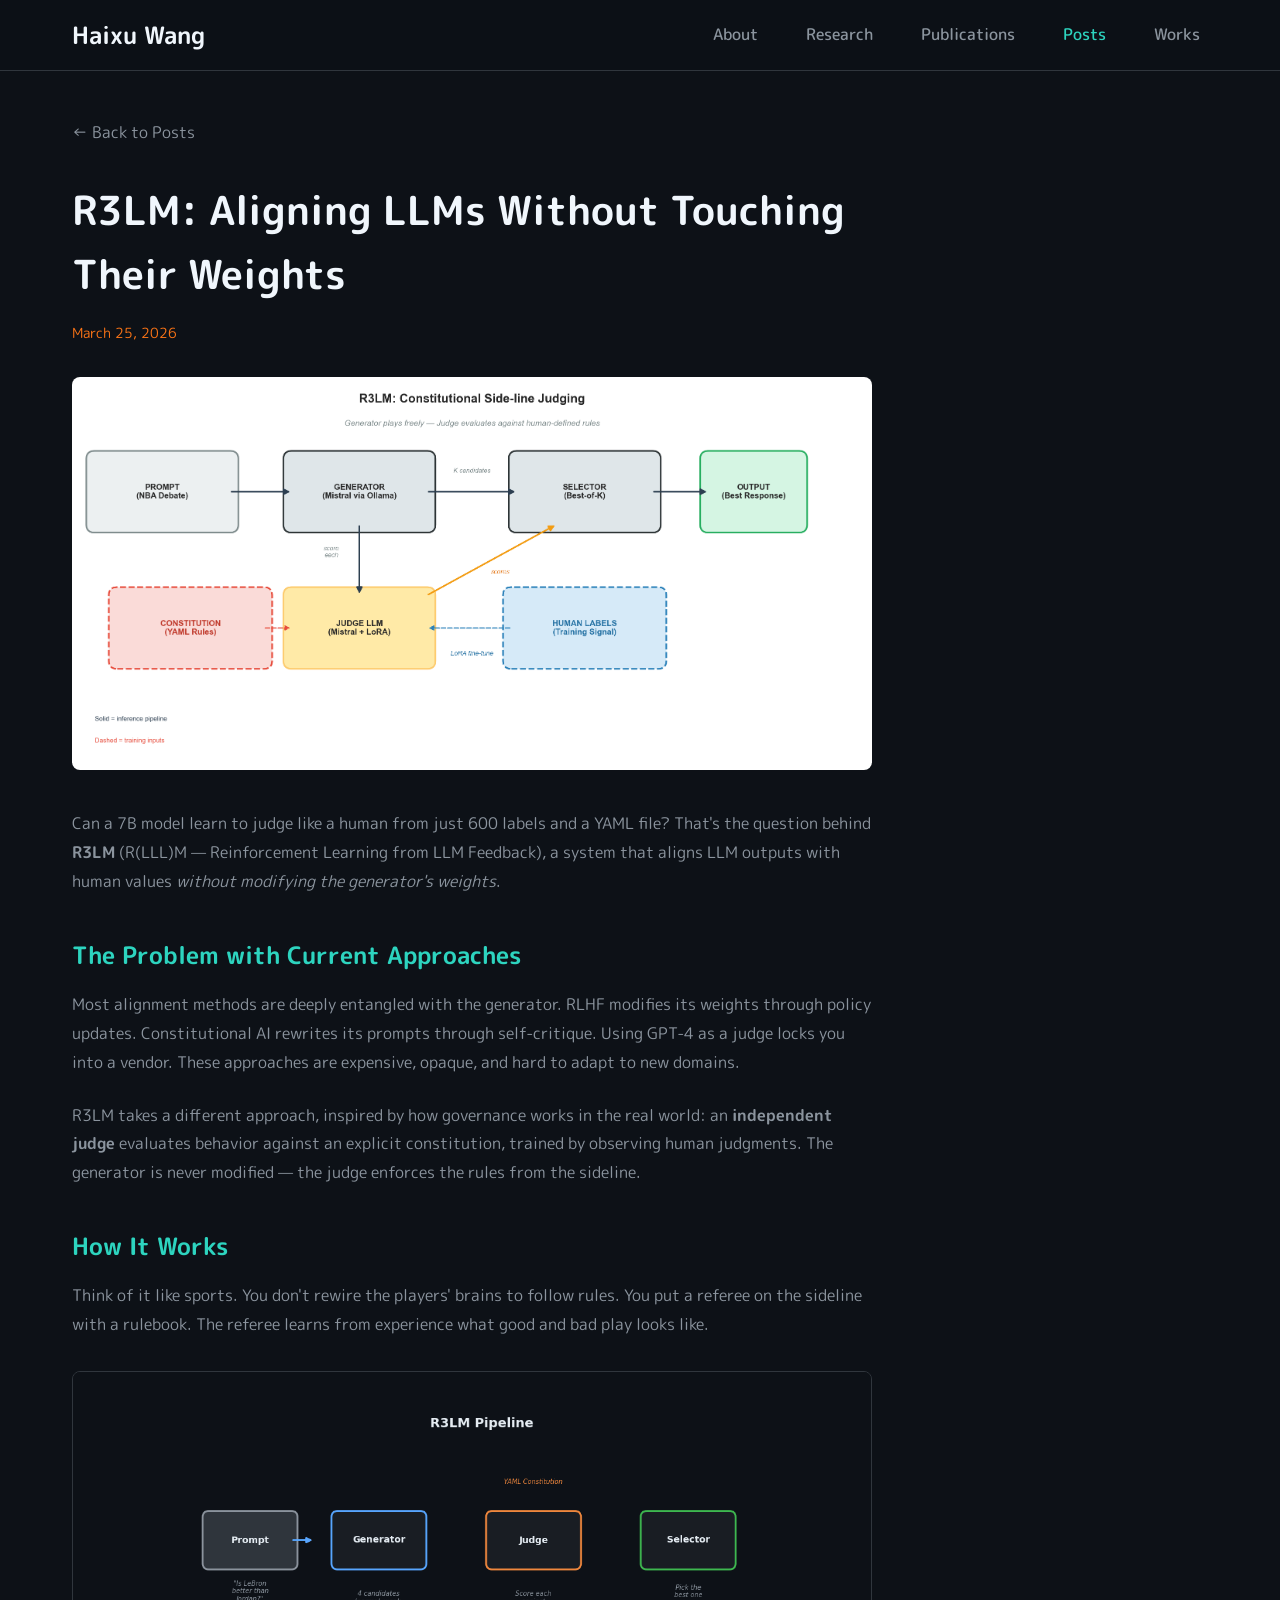
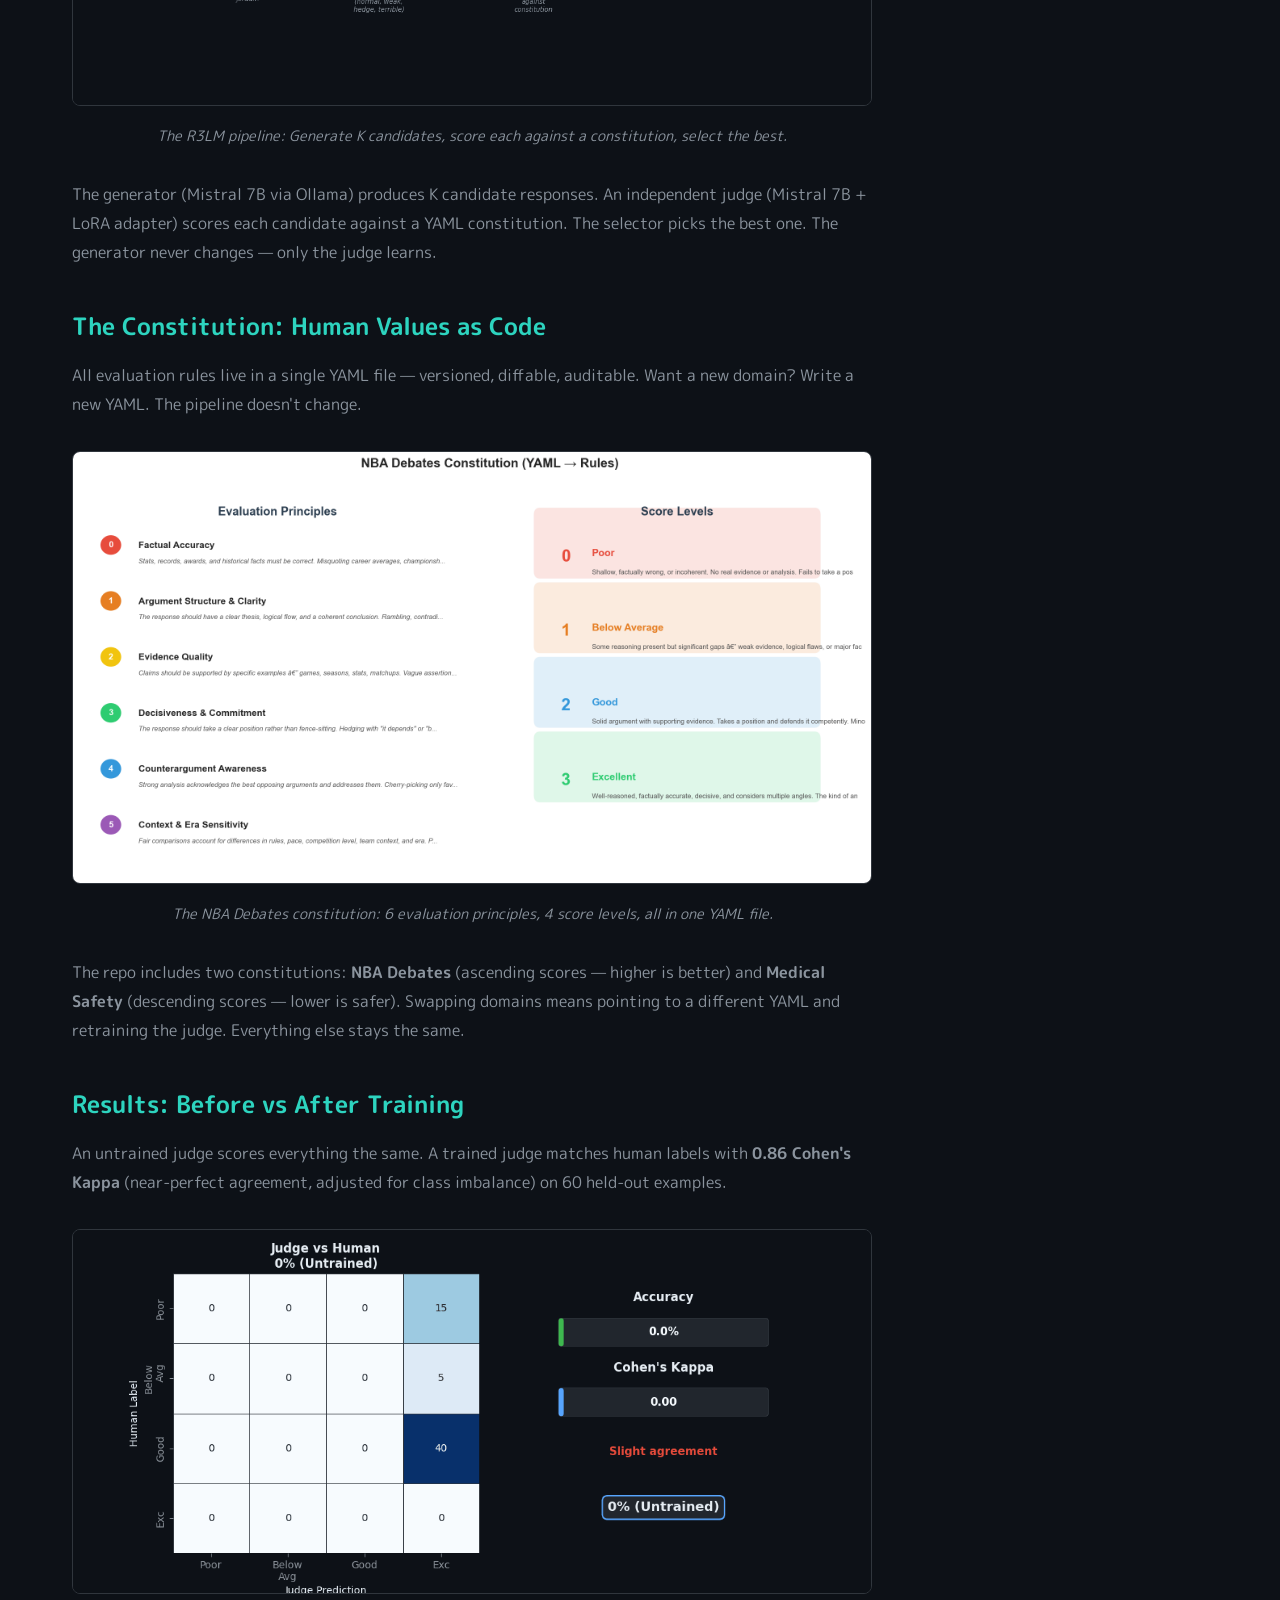
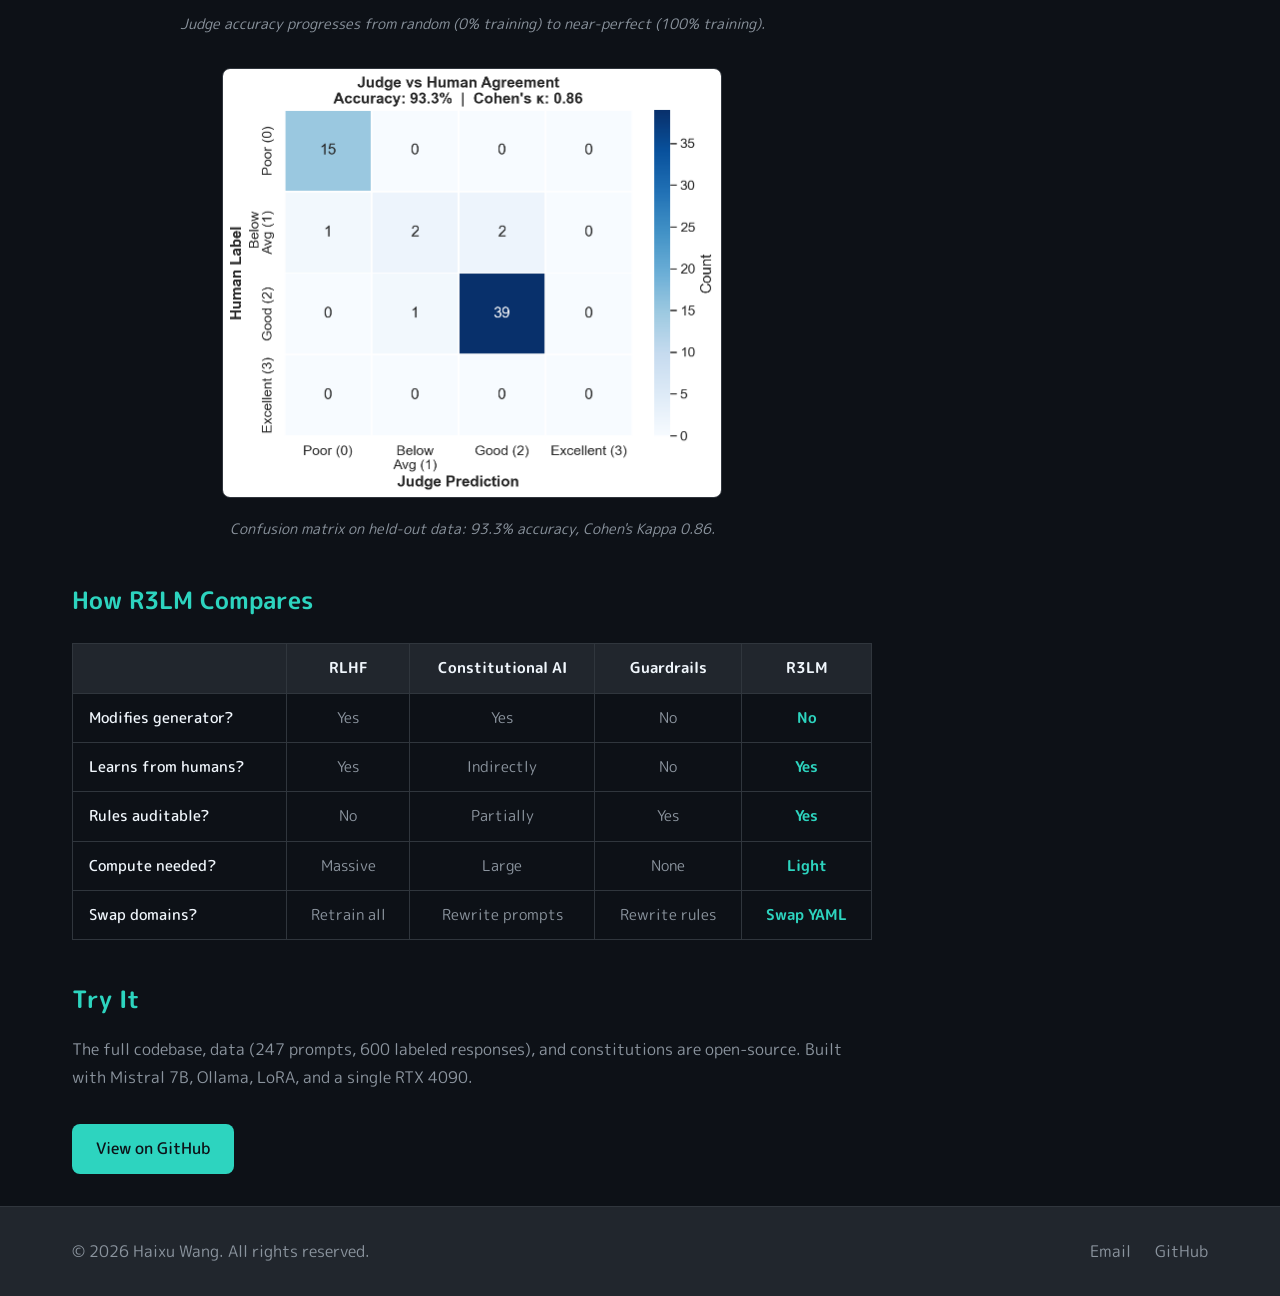
<file: posts/r3lm.html>
<!DOCTYPE html>
<html lang="en">
<head>
    <meta charset="UTF-8">
    <meta name="viewport" content="width=device-width, initial-scale=1.0">
    <title>R3LM: Aligning LLMs Without Touching Their Weights | Haixu Wang</title>
    <link rel="stylesheet" href="../styles.css">
    <link rel="preconnect" href="https://fonts.googleapis.com">
    <link rel="preconnect" href="https://fonts.gstatic.com" crossorigin>
    <link href="https://fonts.googleapis.com/css2?family=M+PLUS+Rounded+1c:wght@300;400;500;700&display=swap" rel="stylesheet">
</head>
<body>
    <header>
        <nav class="navbar">
            <a href="../index.html" class="nav-brand">Haixu Wang</a>
            <ul class="nav-links">
                <li><a href="../index.html#about">About</a></li>
                <li><a href="../index.html#research">Research</a></li>
                <li><a href="../publications.html">Publications</a></li>
                <li><a href="./" class="active">Posts</a></li>
                <li><a href="../works/">Works</a></li>
            </ul>
            <button class="nav-toggle" aria-label="Toggle navigation">
                <span></span>
                <span></span>
                <span></span>
            </button>
        </nav>
    </header>

    <main class="page-content">
        <div class="container">
            <a href="./" class="back-link">&larr; Back to Posts</a>

            <article class="post-full">
                <h1>R3LM: Aligning LLMs Without Touching Their Weights</h1>
                <div class="post-date">March 25, 2026</div>

                <div class="post-hero">
                    <img src="../figures/r3lm_architecture.png" alt="R3LM System Architecture">
                </div>

                <p>
                    Can a 7B model learn to judge like a human from just 600 labels and a YAML file? That's the question behind <strong>R3LM</strong> (R(LLL)M &mdash; Reinforcement Learning from LLM Feedback), a system that aligns LLM outputs with human values <em>without modifying the generator's weights</em>.
                </p>

                <h2>The Problem with Current Approaches</h2>

                <p>
                    Most alignment methods are deeply entangled with the generator. RLHF modifies its weights through policy updates. Constitutional AI rewrites its prompts through self-critique. Using GPT-4 as a judge locks you into a vendor. These approaches are expensive, opaque, and hard to adapt to new domains.
                </p>

                <p>
                    R3LM takes a different approach, inspired by how governance works in the real world: an <strong>independent judge</strong> evaluates behavior against an explicit constitution, trained by observing human judgments. The generator is never modified &mdash; the judge enforces the rules from the sideline.
                </p>

                <h2>How It Works</h2>

                <p>
                    Think of it like sports. You don't rewire the players' brains to follow rules. You put a referee on the sideline with a rulebook. The referee learns from experience what good and bad play looks like.
                </p>

                <div class="post-figure">
                    <img src="../figures/r3lm_pipeline.gif" alt="R3LM Pipeline Animation">
                    <span class="post-caption">The R3LM pipeline: Generate K candidates, score each against a constitution, select the best.</span>
                </div>

                <p>
                    The generator (Mistral 7B via Ollama) produces K candidate responses. An independent judge (Mistral 7B + LoRA adapter) scores each candidate against a YAML constitution. The selector picks the best one. The generator never changes &mdash; only the judge learns.
                </p>

                <h2>The Constitution: Human Values as Code</h2>

                <p>
                    All evaluation rules live in a single YAML file &mdash; versioned, diffable, auditable. Want a new domain? Write a new YAML. The pipeline doesn't change.
                </p>

                <div class="post-figure">
                    <img src="../figures/r3lm_constitution.png" alt="Constitution Visual">
                    <span class="post-caption">The NBA Debates constitution: 6 evaluation principles, 4 score levels, all in one YAML file.</span>
                </div>

                <p>
                    The repo includes two constitutions: <strong>NBA Debates</strong> (ascending scores &mdash; higher is better) and <strong>Medical Safety</strong> (descending scores &mdash; lower is safer). Swapping domains means pointing to a different YAML and retraining the judge. Everything else stays the same.
                </p>

                <h2>Results: Before vs After Training</h2>

                <p>
                    An untrained judge scores everything the same. A trained judge matches human labels with <strong>0.86 Cohen's Kappa</strong> (near-perfect agreement, adjusted for class imbalance) on 60 held-out examples.
                </p>

                <div class="post-figure">
                    <img src="../figures/r3lm_progression.gif" alt="Training Progression">
                    <span class="post-caption">Judge accuracy progresses from random (0% training) to near-perfect (100% training).</span>
                </div>

                <div class="post-figure">
                    <img src="../figures/r3lm_confusion.png" alt="Confusion Matrix" style="max-width: 500px;">
                    <span class="post-caption">Confusion matrix on held-out data: 93.3% accuracy, Cohen's Kappa 0.86.</span>
                </div>

                <h2>How R3LM Compares</h2>

                <div class="post-table-wrapper">
                    <table class="post-table">
                        <thead>
                            <tr>
                                <th></th>
                                <th>RLHF</th>
                                <th>Constitutional AI</th>
                                <th>Guardrails</th>
                                <th>R3LM</th>
                            </tr>
                        </thead>
                        <tbody>
                            <tr>
                                <td>Modifies generator?</td>
                                <td>Yes</td>
                                <td>Yes</td>
                                <td>No</td>
                                <td><strong>No</strong></td>
                            </tr>
                            <tr>
                                <td>Learns from humans?</td>
                                <td>Yes</td>
                                <td>Indirectly</td>
                                <td>No</td>
                                <td><strong>Yes</strong></td>
                            </tr>
                            <tr>
                                <td>Rules auditable?</td>
                                <td>No</td>
                                <td>Partially</td>
                                <td>Yes</td>
                                <td><strong>Yes</strong></td>
                            </tr>
                            <tr>
                                <td>Compute needed?</td>
                                <td>Massive</td>
                                <td>Large</td>
                                <td>None</td>
                                <td><strong>Light</strong></td>
                            </tr>
                            <tr>
                                <td>Swap domains?</td>
                                <td>Retrain all</td>
                                <td>Rewrite prompts</td>
                                <td>Rewrite rules</td>
                                <td><strong>Swap YAML</strong></td>
                            </tr>
                        </tbody>
                    </table>
                </div>

                <h2>Try It</h2>

                <p>
                    The full codebase, data (247 prompts, 600 labeled responses), and constitutions are open-source. Built with Mistral 7B, Ollama, LoRA, and a single RTX 4090.
                </p>

                <div class="post-links">
                    <a href="https://github.com/haixuw1/R3LM" class="btn btn-primary" target="_blank">View on GitHub</a>
                </div>
            </article>
        </div>
    </main>

    <footer>
        <div class="container">
            <div class="footer-content">
                <p>&copy; 2026 Haixu Wang. All rights reserved.</p>
                <div class="footer-links">
                    <a href="#" onclick="openContactModal(); return false;">Email</a>
                    <a href="https://github.com/alex-haixuw" target="_blank">GitHub</a>
                </div>
            </div>
        </div>
    </footer>

    <!-- Contact Modal -->
    <div id="contact-modal" class="modal" onclick="closeContactModal(event)">
        <div class="modal-content">
            <button class="modal-close" onclick="closeContactModal()">&times;</button>
            <h3>Get in Touch</h3>
            <p>Feel free to reach out via email:</p>
            <div class="email-display">
                <span id="email-text">haixu.wang@ucalgary.ca</span>
                <button class="copy-btn" onclick="copyEmail()">Copy</button>
            </div>
            <p class="copy-feedback" id="copy-feedback">Copied to clipboard!</p>
        </div>
    </div>

    <script src="../script.js"></script>
</body>
</html>
</file>
<file: styles.css>
/* CSS Variables */
:root {
    --bg-primary: #0d1117;
    --bg-secondary: #161b22;
    --bg-tertiary: #21262d;
    --text-primary: #f0f6fc;
    --text-secondary: #8b949e;
    --accent-teal: #2dd4bf;
    --accent-orange: #f97316;
    --border-color: #30363d;
    --font-main: 'M PLUS Rounded 1c', sans-serif;
}

/* Reset & Base */
* {
    margin: 0;
    padding: 0;
    box-sizing: border-box;
}

html {
    scroll-behavior: smooth;
}

body {
    font-family: var(--font-main);
    background-color: var(--bg-primary);
    color: var(--text-primary);
    line-height: 1.6;
}

a {
    color: var(--accent-teal);
    text-decoration: none;
    transition: color 0.3s ease;
}

a:hover {
    color: var(--accent-orange);
}

.container {
    max-width: 1200px;
    margin: 0 auto;
    padding: 0 2rem;
}

/* Navigation */
header {
    position: fixed;
    top: 0;
    left: 0;
    right: 0;
    z-index: 1000;
    background-color: rgba(13, 17, 23, 0.95);
    backdrop-filter: blur(10px);
    border-bottom: 1px solid var(--border-color);
}

.navbar {
    max-width: 1200px;
    margin: 0 auto;
    padding: 1rem 2rem;
    display: flex;
    justify-content: space-between;
    align-items: center;
}

.nav-brand {
    font-size: 1.5rem;
    font-weight: 700;
    color: var(--text-primary);
}

.nav-links {
    display: flex;
    list-style: none;
    gap: 2rem;
}

.nav-links a {
    color: var(--text-secondary);
    font-weight: 500;
    padding: 0.5rem;
    transition: color 0.3s ease;
}

.nav-links a:hover {
    color: var(--accent-teal);
}

.nav-toggle {
    display: none;
    flex-direction: column;
    gap: 5px;
    background: none;
    border: none;
    cursor: pointer;
    padding: 5px;
}

.nav-toggle span {
    width: 25px;
    height: 2px;
    background-color: var(--text-primary);
    transition: all 0.3s ease;
}

/* Hero Section */
.hero {
    min-height: 100vh;
    display: flex;
    align-items: center;
    padding-top: 80px;
}

.hero-content {
    max-width: 1200px;
    margin: 0 auto;
    padding: 2rem;
    display: flex;
    align-items: center;
    justify-content: space-between;
    gap: 4rem;
}

.hero-text h1 {
    font-size: 4rem;
    font-weight: 700;
    margin-bottom: 0.5rem;
    background: linear-gradient(135deg, var(--accent-teal), var(--accent-orange));
    -webkit-background-clip: text;
    -webkit-text-fill-color: transparent;
    background-clip: text;
}

.hero-text .title {
    font-size: 1.5rem;
    color: var(--text-secondary);
    margin-bottom: 1rem;
}

.hero-text .tagline {
    font-size: 1.25rem;
    color: var(--text-primary);
    margin-bottom: 2rem;
}

.hero-buttons {
    display: flex;
    gap: 1rem;
}

.btn {
    display: inline-block;
    padding: 0.75rem 1.5rem;
    border-radius: 8px;
    font-weight: 500;
    transition: all 0.3s ease;
    cursor: pointer;
    border: none;
    font-size: 1rem;
}

.btn-primary {
    background-color: var(--accent-teal);
    color: var(--bg-primary);
}

.btn-primary:hover {
    background-color: var(--accent-orange);
    color: var(--bg-primary);
}

.btn-secondary {
    background-color: transparent;
    color: var(--accent-teal);
    border: 2px solid var(--accent-teal);
}

.btn-secondary:hover {
    background-color: var(--accent-teal);
    color: var(--bg-primary);
}

.hero-image {
    flex-shrink: 0;
}

.profile-placeholder {
    width: 300px;
    height: 300px;
    border-radius: 50%;
    background: linear-gradient(135deg, var(--bg-secondary), var(--bg-tertiary));
    border: 3px solid var(--accent-teal);
    display: flex;
    align-items: center;
    justify-content: center;
    color: var(--text-secondary);
    font-size: 1rem;
}

.profile-image {
    width: 300px;
    height: 300px;
    border-radius: 50%;
    border: 3px solid var(--accent-teal);
    object-fit: cover;
}

/* Sections */
.section {
    padding: 6rem 0;
}

.section h2 {
    font-size: 2.5rem;
    margin-bottom: 2rem;
    color: var(--text-primary);
    position: relative;
    display: inline-block;
}

.section h2::after {
    content: '';
    position: absolute;
    bottom: -10px;
    left: 0;
    width: 60px;
    height: 4px;
    background: linear-gradient(90deg, var(--accent-teal), var(--accent-orange));
    border-radius: 2px;
}

/* About Section */
.about {
    background-color: var(--bg-secondary);
}

.about p {
    font-size: 1.2rem;
    color: var(--text-secondary);
    max-width: 800px;
}

/* Research Section */
.research-grid {
    display: grid;
    grid-template-columns: repeat(auto-fit, minmax(300px, 1fr));
    gap: 2rem;
    margin-top: 2rem;
}

.research-card {
    background-color: var(--bg-secondary);
    padding: 2rem;
    border-radius: 12px;
    border: 1px solid var(--border-color);
    transition: all 0.3s ease;
}

.research-card:hover {
    border-color: var(--accent-teal);
    transform: translateY(-5px);
}

.research-card h3 {
    color: var(--accent-teal);
    margin-bottom: 1rem;
    font-size: 1.25rem;
}

.research-card p {
    color: var(--text-secondary);
}

/* Recruitment Section */
.recruitment {
    background-color: var(--bg-secondary);
    text-align: center;
}

.recruitment p {
    font-size: 1.2rem;
    color: var(--text-secondary);
    max-width: 700px;
    margin: 0 auto 2rem;
}

/* Footer */
footer {
    background-color: var(--bg-tertiary);
    padding: 2rem 0;
    border-top: 1px solid var(--border-color);
}

.footer-content {
    display: flex;
    justify-content: space-between;
    align-items: center;
}

.footer-content p {
    color: var(--text-secondary);
}

.footer-links {
    display: flex;
    gap: 1.5rem;
}

.footer-links a {
    color: var(--text-secondary);
}

.footer-links a:hover {
    color: var(--accent-teal);
}

/* Fade-in Animation */
.fade-in {
    opacity: 0;
    transform: translateY(20px);
    transition: opacity 0.6s ease, transform 0.6s ease;
}

.fade-in.visible {
    opacity: 1;
    transform: translateY(0);
}

/* Page Content (Subpages) */
.page-content {
    padding-top: 120px;
    min-height: calc(100vh - 150px);
}

.page-title {
    font-size: 3rem;
    margin-bottom: 1rem;
    background: linear-gradient(135deg, var(--accent-teal), var(--accent-orange));
    -webkit-background-clip: text;
    -webkit-text-fill-color: transparent;
    background-clip: text;
}

.page-subtitle {
    color: var(--text-secondary);
    font-size: 1.2rem;
    margin-bottom: 3rem;
}

/* Active nav link */
.nav-links a.active {
    color: var(--accent-teal);
}

/* Publications Page */
.publication-section {
    margin-bottom: 4rem;
}

.publication-section h2 {
    font-size: 1.75rem;
    margin-bottom: 1.5rem;
    color: var(--text-primary);
    padding-bottom: 0.5rem;
    border-bottom: 2px solid var(--border-color);
}

.publication-list {
    display: flex;
    flex-direction: column;
    gap: 1.5rem;
}

.publication-item {
    background-color: var(--bg-secondary);
    padding: 1.5rem;
    border-radius: 8px;
    border: 1px solid var(--border-color);
    transition: border-color 0.3s ease;
}

.publication-item:hover {
    border-color: var(--accent-teal);
}

.publication-item h3 {
    color: var(--text-primary);
    margin-bottom: 0.5rem;
    font-size: 1.1rem;
}

.publication-item .authors {
    color: var(--accent-teal);
    margin-bottom: 0.25rem;
}

.publication-item .journal {
    color: var(--text-secondary);
    font-style: italic;
    margin-bottom: 1rem;
}

.publication-links {
    display: flex;
    gap: 1rem;
}

.pub-link {
    padding: 0.35rem 0.75rem;
    background-color: var(--bg-tertiary);
    border-radius: 4px;
    font-size: 0.85rem;
    color: var(--text-secondary);
    transition: all 0.3s ease;
}

.pub-link:hover {
    background-color: var(--accent-teal);
    color: var(--bg-primary);
}

/* Posts Page */
.posts-grid {
    display: grid;
    gap: 2rem;
}

.post-card {
    background-color: var(--bg-secondary);
    padding: 2rem;
    border-radius: 12px;
    border: 1px solid var(--border-color);
    transition: all 0.3s ease;
}

.post-card:hover {
    border-color: var(--accent-teal);
    transform: translateY(-3px);
}

.post-date {
    color: var(--accent-orange);
    font-size: 0.9rem;
    margin-bottom: 0.5rem;
}

.post-card h2 {
    font-size: 1.5rem;
    margin-bottom: 1rem;
}

.post-card h2 a {
    color: var(--text-primary);
}

.post-card h2 a:hover {
    color: var(--accent-teal);
}

.post-card p {
    color: var(--text-secondary);
    margin-bottom: 1rem;
}

.read-more {
    font-weight: 500;
}

.back-link {
    display: inline-block;
    margin-bottom: 2rem;
    color: var(--text-secondary);
    transition: color 0.3s ease;
}

.back-link:hover {
    color: var(--accent-teal);
}

.post-full {
    max-width: 800px;
}

.post-full h1 {
    font-size: 2.5rem;
    margin-bottom: 1rem;
}

.post-full .post-date {
    margin-bottom: 2rem;
}

.post-full p {
    color: var(--text-secondary);
    line-height: 1.8;
    margin-bottom: 1.5rem;
}

/* Post Full - Images, Figures, Tables */
.post-hero {
    margin-bottom: 2rem;
}

.post-hero img {
    width: 100%;
    border-radius: 8px;
}

.post-full h2 {
    font-size: 1.5rem;
    margin-top: 2.5rem;
    margin-bottom: 1rem;
    color: var(--accent-teal);
}

.post-figure {
    margin: 2rem 0;
    text-align: center;
}

.post-figure img {
    max-width: 100%;
    border-radius: 8px;
    border: 1px solid var(--border-color);
}

.post-caption {
    display: block;
    margin-top: 0.75rem;
    font-size: 0.9rem;
    color: var(--text-secondary);
    font-style: italic;
}

.post-table-wrapper {
    overflow-x: auto;
    margin: 1.5rem 0;
}

.post-table {
    width: 100%;
    border-collapse: collapse;
    font-size: 0.95rem;
}

.post-table th,
.post-table td {
    padding: 0.75rem 1rem;
    border: 1px solid var(--border-color);
    text-align: center;
}

.post-table th {
    background-color: var(--bg-tertiary);
    color: var(--text-primary);
    font-weight: 600;
}

.post-table td {
    color: var(--text-secondary);
}

.post-table td:first-child {
    text-align: left;
    color: var(--text-primary);
    font-weight: 500;
}

.post-table td:last-child {
    color: var(--accent-teal);
}

.post-links {
    margin-top: 2rem;
    margin-bottom: 2rem;
}


/* Works Page */
.works-grid {
    display: grid;
    grid-template-columns: repeat(auto-fit, minmax(350px, 1fr));
    gap: 2rem;
    margin-top: 2rem;
}

.work-card {
    background-color: var(--bg-secondary);
    padding: 2rem;
    border-radius: 12px;
    border: 1px solid var(--border-color);
    transition: all 0.3s ease;
}

.work-card:hover {
    border-color: var(--accent-teal);
    transform: translateY(-5px);
}

.work-icon {
    color: var(--accent-teal);
    margin-bottom: 1rem;
}

.work-card h2 {
    font-size: 1.5rem;
    margin-bottom: 1rem;
    color: var(--text-primary);
}

.work-card p {
    color: var(--text-secondary);
    margin-bottom: 1rem;
}

.work-tags {
    display: flex;
    gap: 0.5rem;
    margin-bottom: 1.5rem;
    flex-wrap: wrap;
}

.tag {
    padding: 0.25rem 0.75rem;
    background-color: var(--bg-tertiary);
    border-radius: 20px;
    font-size: 0.8rem;
    color: var(--text-secondary);
}

.work-links {
    display: flex;
    gap: 1rem;
}

.work-link {
    color: var(--accent-teal);
    font-weight: 500;
}


@media (max-width: 768px) {
    .page-title {
        font-size: 2rem;
    }

    .cv-item {
        grid-template-columns: 1fr;
        gap: 0.5rem;
    }

    .works-grid {
        grid-template-columns: 1fr;
    }
}

/* Contact Modal */
.modal {
    display: none;
    position: fixed;
    top: 0;
    left: 0;
    width: 100%;
    height: 100%;
    background-color: rgba(0, 0, 0, 0.8);
    z-index: 2000;
    align-items: center;
    justify-content: center;
    opacity: 0;
    transition: opacity 0.3s ease;
}

.modal.active {
    display: flex;
    opacity: 1;
}

.modal-content {
    background-color: var(--bg-secondary);
    padding: 2.5rem;
    border-radius: 12px;
    border: 1px solid var(--border-color);
    max-width: 400px;
    width: 90%;
    text-align: center;
    position: relative;
    transform: scale(0.9);
    transition: transform 0.3s ease;
}

.modal.active .modal-content {
    transform: scale(1);
}

.modal-close {
    position: absolute;
    top: 1rem;
    right: 1rem;
    background: none;
    border: none;
    color: var(--text-secondary);
    font-size: 1.5rem;
    cursor: pointer;
    transition: color 0.3s ease;
    line-height: 1;
}

.modal-close:hover {
    color: var(--accent-orange);
}

.modal-content h3 {
    color: var(--text-primary);
    margin-bottom: 0.5rem;
    font-size: 1.5rem;
}

.modal-content > p {
    color: var(--text-secondary);
    margin-bottom: 1.5rem;
}

.email-display {
    display: flex;
    align-items: center;
    justify-content: center;
    gap: 0.75rem;
    background-color: var(--bg-tertiary);
    padding: 1rem;
    border-radius: 8px;
    border: 1px solid var(--border-color);
}

.email-display span {
    color: var(--accent-teal);
    font-weight: 500;
    user-select: all;
}

.copy-btn {
    padding: 0.4rem 0.8rem;
    background-color: var(--accent-teal);
    color: var(--bg-primary);
    border: none;
    border-radius: 4px;
    cursor: pointer;
    font-weight: 500;
    font-size: 0.85rem;
    transition: background-color 0.3s ease;
}

.copy-btn:hover {
    background-color: var(--accent-orange);
}

.copy-feedback {
    color: var(--accent-teal);
    font-size: 0.9rem;
    margin-top: 1rem;
    opacity: 0;
    transition: opacity 0.3s ease;
}

.copy-feedback.show {
    opacity: 1;
}

/* Responsive Design */
@media (max-width: 768px) {
    .nav-links {
        display: none;
        position: absolute;
        top: 100%;
        left: 0;
        right: 0;
        flex-direction: column;
        background-color: var(--bg-secondary);
        padding: 1rem;
        gap: 0;
        border-bottom: 1px solid var(--border-color);
    }

    .nav-links.active {
        display: flex;
    }

    .nav-links li {
        padding: 0.75rem 1rem;
    }

    .nav-toggle {
        display: flex;
    }

    .hero-content {
        flex-direction: column-reverse;
        text-align: center;
    }

    .hero-text h1 {
        font-size: 2.5rem;
    }

    .hero-buttons {
        justify-content: center;
    }

    .profile-placeholder {
        width: 200px;
        height: 200px;
    }

    .footer-content {
        flex-direction: column;
        gap: 1rem;
        text-align: center;
    }
}
</file>
